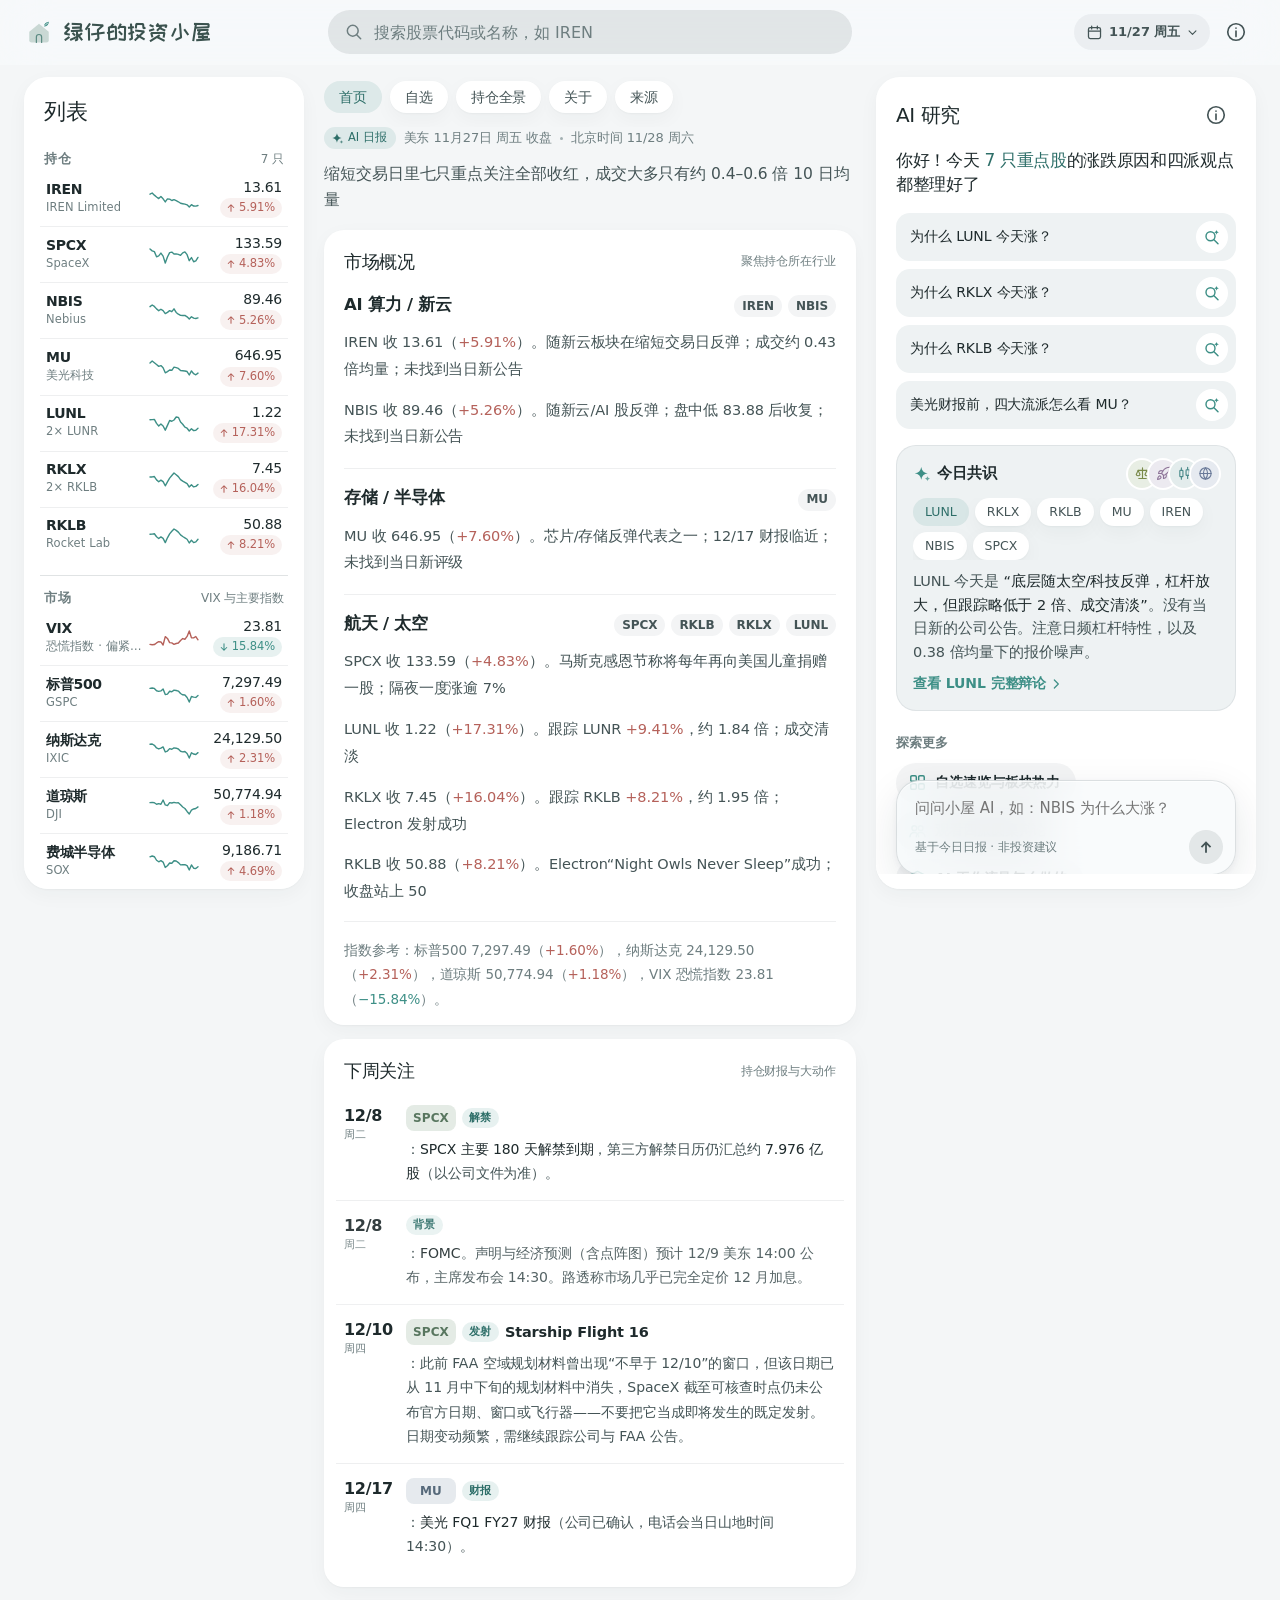
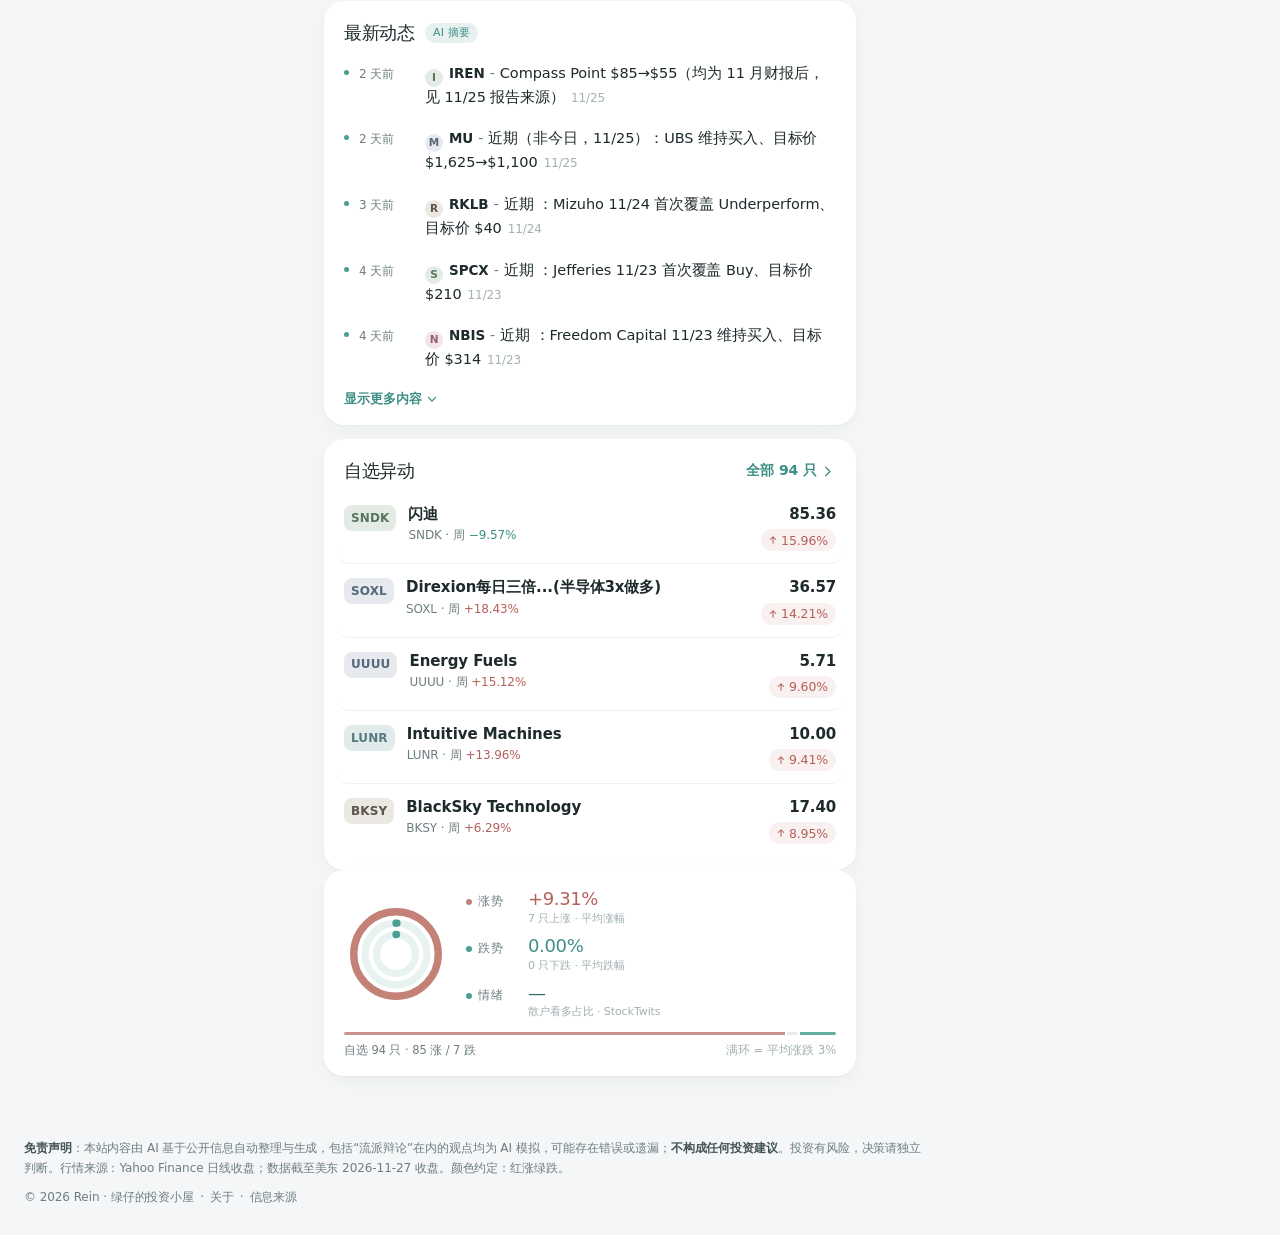
<file: index.html>
<!doctype html>
<html lang="zh-CN">
<head>
<meta charset="utf-8">
<meta name="viewport" content="width=device-width,initial-scale=1,viewport-fit=cover">
<title>绿仔的投资小屋 · 每日中文美股异动解读</title>
<meta name="description" content="AI Agent 每个交易日自动汇总美国媒体、公告、分析师评级与论坛情绪，用中文解读美股涨跌原因，并模拟价值/成长/技术/宏观四大流派辩论。">
<meta name="theme-color" media="(prefers-color-scheme: light)" content="#f4f6f7">
<meta name="theme-color" media="(prefers-color-scheme: dark)" content="#121618">
<meta name="color-scheme" content="light dark">
<meta name="apple-mobile-web-app-capable" content="yes">
<meta name="mobile-web-app-capable" content="yes">
<meta name="apple-mobile-web-app-status-bar-style" content="default">
<meta name="apple-mobile-web-app-title" content="投资小屋">
<meta property="og:title" content="绿仔的投资小屋">
<meta property="og:description" content="每天早上，用中文读懂美股为什么涨跌 · AI 多流派辩论">
<meta property="og:image" content="icons/og.png">
<link rel="manifest" href="manifest.webmanifest">
<link rel="icon" href="icons/favicon.ico?v=20261127" sizes="any">
<link rel="icon" href="icons/favicon.svg?v=20261127" type="image/svg+xml">
<link rel="icon" href="icons/favicon-32.png?v=20261127" sizes="32x32">
<link rel="apple-touch-icon" href="icons/apple-touch-icon.png?v=20261127">
<link rel="stylesheet" href="assets/app.css?v=holdings1">
</head>
<body>
<main id="app" aria-live="polite"></main>
<noscript><p style="padding:24px;color:#6e7e80">请启用 JavaScript 以查看绿仔的投资小屋。</p></noscript>
<script src="assets/app.js?v=holdings1" defer></script>
</body>
</html>
</file>
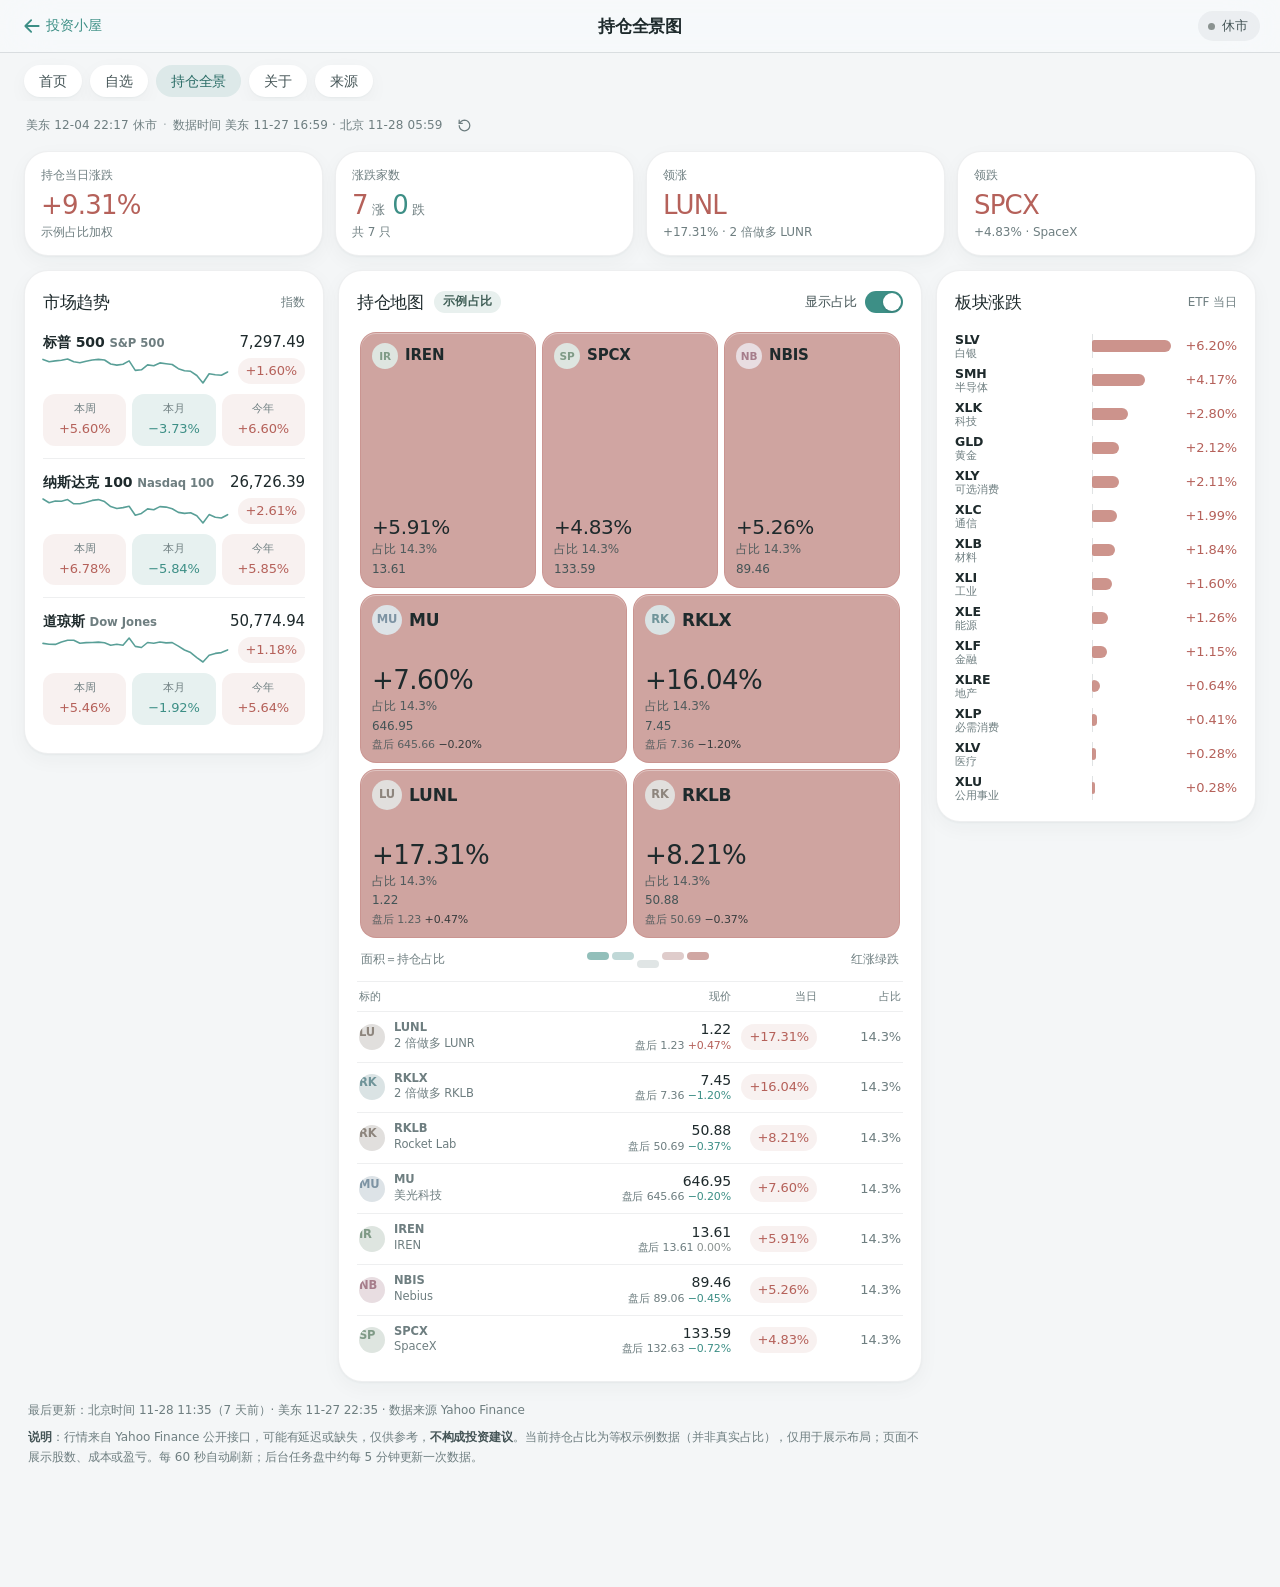
<file: panorama/index.html>
<!doctype html>
<html lang="zh-CN">
<head>
<meta charset="utf-8">
<meta name="viewport" content="width=device-width,initial-scale=1,viewport-fit=cover">
<title>持仓全景图 · 绿仔的投资小屋</title>
<meta name="description" content="重点关注标的的市场趋势、持仓地图与板块涨跌全景。行情来自 Yahoo Finance，自动刷新。">
<meta name="theme-color" media="(prefers-color-scheme: light)" content="#f4f6f7">
<meta name="theme-color" media="(prefers-color-scheme: dark)" content="#121618">
<meta name="color-scheme" content="light dark">
<meta name="apple-mobile-web-app-capable" content="yes">
<meta name="mobile-web-app-capable" content="yes">
<meta name="apple-mobile-web-app-status-bar-style" content="default">
<meta name="apple-mobile-web-app-title" content="持仓全景">
<link rel="manifest" href="../manifest.webmanifest">
<link rel="icon" href="../icons/favicon.ico?v=20261127" sizes="any">
<link rel="icon" href="../icons/favicon.svg?v=20261127" type="image/svg+xml">
<link rel="icon" href="../icons/favicon-32.png?v=20261127" sizes="32x32">
<link rel="apple-touch-icon" href="../icons/apple-touch-icon.png?v=20261127">
<link rel="stylesheet" href="../assets/app.css?v=fresh1">
<link rel="stylesheet" href="panorama.css">
</head>
<body class="pn">
<header class="pn-bar glass">
  <div class="pn-bar-in">
    <a class="pn-brand press" href="../" aria-label="返回首页">
      <svg class="ic" viewBox="0 0 24 24" fill="none" stroke="currentColor" stroke-width="2.2" stroke-linecap="round" stroke-linejoin="round" aria-hidden="true"><path d="M20 12H4.5M11 5l-7 7 7 7"/></svg>
      <span class="pn-brand-t">投资小屋</span>
    </a>
    <h1 class="pn-title">持仓全景图</h1>
    <div class="pn-bar-r"><span class="pn-status" id="status" aria-live="polite"><i></i><b>—</b></span></div>
  </div>
</header>

<nav class="tabs pn-tabs" aria-label="页面">
  <a href="../#/">首页</a><a href="../#/w">自选</a><a href="./" class="on" aria-current="page">持仓全景</a><a href="../#/about">关于</a><a href="../#/sources">来源</a>
</nav>

<main class="pn-main" id="main">
  <div class="pn-sub"><span id="clock">美东 —</span><span class="pn-dot">·</span><span id="dtime">数据时间 —</span><button class="pn-refresh press" id="refresh" type="button" aria-label="立即刷新"><svg class="ic" viewBox="0 0 24 24" fill="none" stroke="currentColor" stroke-width="2" stroke-linecap="round" stroke-linejoin="round"><path d="M3.5 12a8.5 8.5 0 108.5-8.5A9 9 0 005.7 6.3L3.5 8.5"/><path d="M3.5 3.5v5h5"/></svg></button></div>
  <div class="pn-warn" id="warn" hidden></div>

  <section class="pn-cards" id="cards" aria-label="概览"></section>

  <div class="pn-grid">
    <aside class="pn-card pn-market" aria-labelledby="h-market">
      <div class="pn-hd"><h2 id="h-market">市场趋势</h2><span class="pn-hint">指数</span></div>
      <div id="market"></div>
    </aside>

    <section class="pn-card pn-map" aria-labelledby="h-map">
      <div class="pn-hd">
        <h2 id="h-map">持仓地图</h2>
        <span class="pn-badge" id="badge" hidden title="占比为占位示例数据，并非真实持仓比例">示例占比</span>
        <label class="pn-sw press"><input type="checkbox" id="wtoggle" checked><span class="pn-sw-t">显示占比</span><span class="pn-sw-k" aria-hidden="true"></span></label>
      </div>
      <div class="pn-treemap" id="treemap" role="list" aria-label="持仓地图：面积代表占比，颜色代表当日涨跌"></div>
      <div class="pn-legend"><span>面积＝<em id="areaNote">占比</em></span><span class="pn-scale" aria-hidden="true"><i class="dn3"></i><i class="dn1"></i><i class="fl"></i><i class="up1"></i><i class="up3"></i></span><span>红涨绿跌</span></div>
      <div class="pn-table" id="holdlist"></div>
    </section>

    <aside class="pn-card pn-sectors" aria-labelledby="h-sec">
      <div class="pn-hd"><h2 id="h-sec">板块涨跌</h2><span class="pn-hint">ETF 当日</span></div>
      <div id="sectors"></div>
    </aside>
  </div>

  <footer class="pn-foot">
    <p id="footTime">—</p>
    <p><b>说明</b>：行情来自 Yahoo Finance 公开接口，可能有延迟或缺失，仅供参考，<b>不构成投资建议</b>。<span id="wnote">持仓占比仅以百分比示意；</span>页面不展示股数、成本或盈亏。每 60 秒自动刷新；后台任务盘中约每 5 分钟更新一次数据。</p>
  </footer>
</main>

<nav class="tabbar glass" aria-label="主导航">
  <a href="../#/" class="press"><svg class="ic" viewBox="0 0 24 24" fill="none" stroke="currentColor" stroke-width="1.8" stroke-linecap="round" stroke-linejoin="round" aria-hidden="true"><path d="M4 10.5L12 4l8 6.5V19a1.5 1.5 0 01-1.5 1.5H15V15h-6v5.5H5.5A1.5 1.5 0 014 19z"/></svg><span>首页</span></a>
  <a href="../#/w" class="press"><svg class="ic" viewBox="0 0 24 24" fill="none" stroke="currentColor" stroke-width="1.8" stroke-linecap="round" stroke-linejoin="round" aria-hidden="true"><rect x="3.5" y="3.5" width="7" height="7" rx="1.5"/><rect x="13.5" y="3.5" width="7" height="7" rx="1.5"/><rect x="3.5" y="13.5" width="7" height="7" rx="1.5"/><rect x="13.5" y="13.5" width="7" height="7" rx="1.5"/></svg><span>自选</span></a>
  <a href="./" class="press on" aria-current="page"><svg class="ic" viewBox="0 0 24 24" fill="none" stroke="currentColor" stroke-width="1.8" stroke-linecap="round" stroke-linejoin="round" aria-hidden="true"><rect x="3.5" y="3.5" width="9" height="17" rx="2"/><rect x="14.5" y="3.5" width="6" height="7.5" rx="2"/><rect x="14.5" y="13" width="6" height="7.5" rx="2"/></svg><span>全景</span></a>
  <a href="../#/about" class="press"><svg class="ic" viewBox="0 0 24 24" fill="none" stroke="currentColor" stroke-width="1.8" stroke-linecap="round" stroke-linejoin="round" aria-hidden="true"><circle cx="12" cy="12" r="9"/><path d="M12 11v6M12 7.6v.2"/></svg><span>关于</span></a>
  <a href="../#/sources" class="press"><svg class="ic" viewBox="0 0 24 24" fill="none" stroke="currentColor" stroke-width="1.8" stroke-linecap="round" stroke-linejoin="round" aria-hidden="true"><path d="M14 2.5H6.5a2 2 0 00-2 2v15a2 2 0 002 2h11a2 2 0 002-2V8z"/><path d="M14 2.5V8h5.5M8.5 13h7M8.5 17h4.5"/></svg><span>来源</span></a>
</nav>
<noscript><p style="padding:24px;color:#6e7e80">请启用 JavaScript 以查看持仓全景图。</p></noscript>
<script src="panorama.js" defer></script>
</body>
</html>
</file>
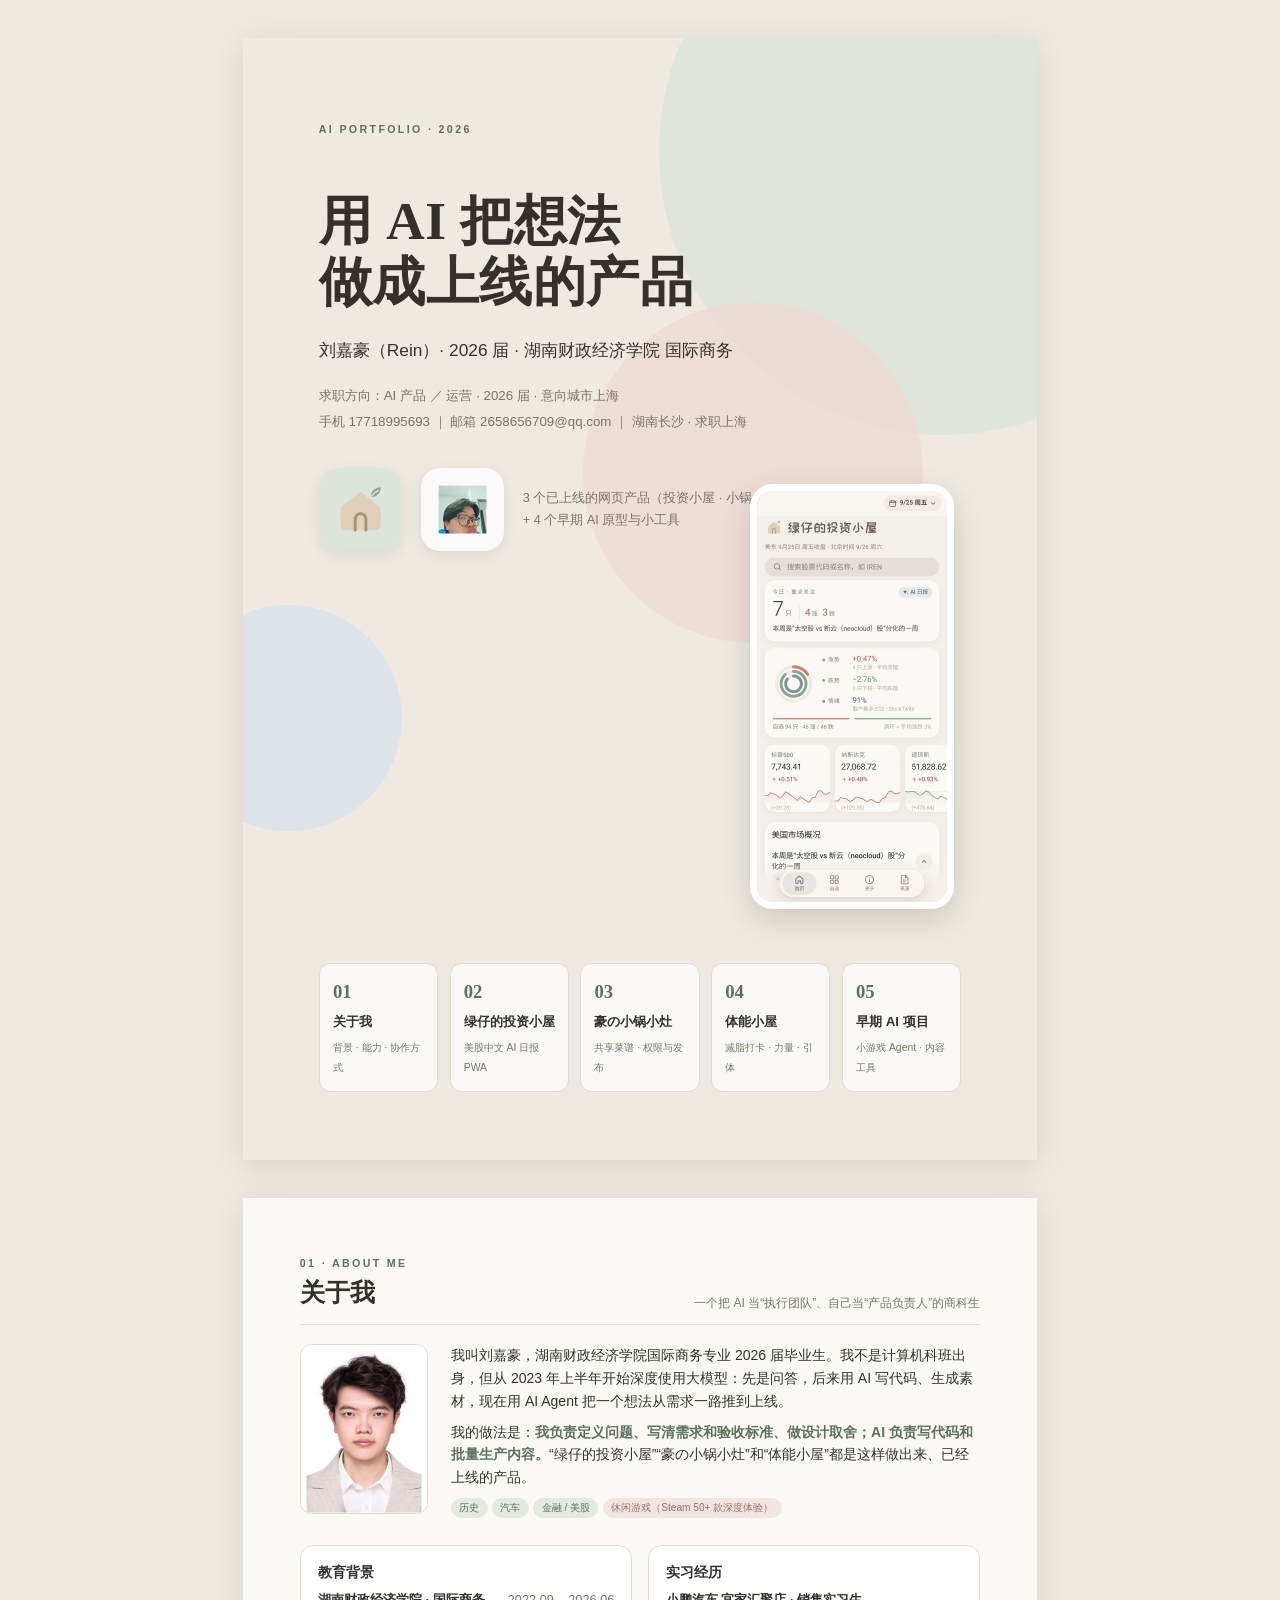
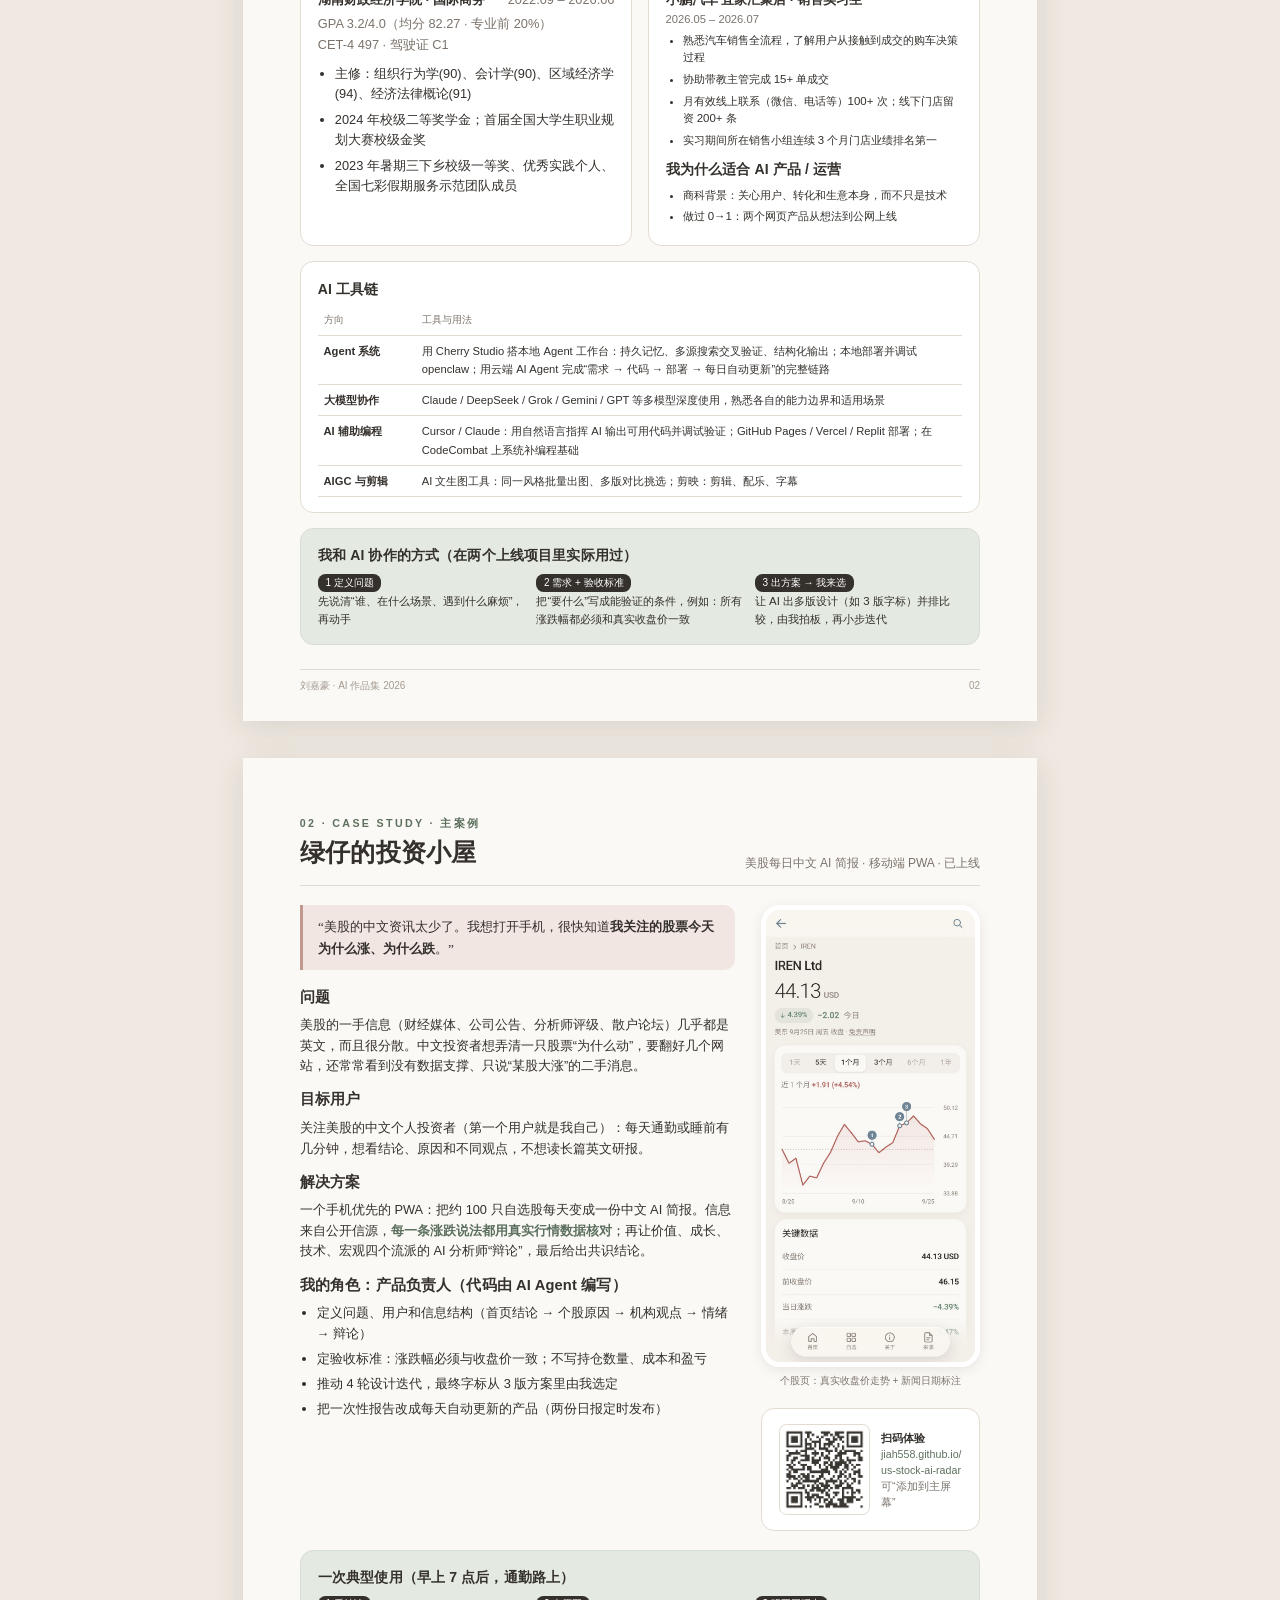
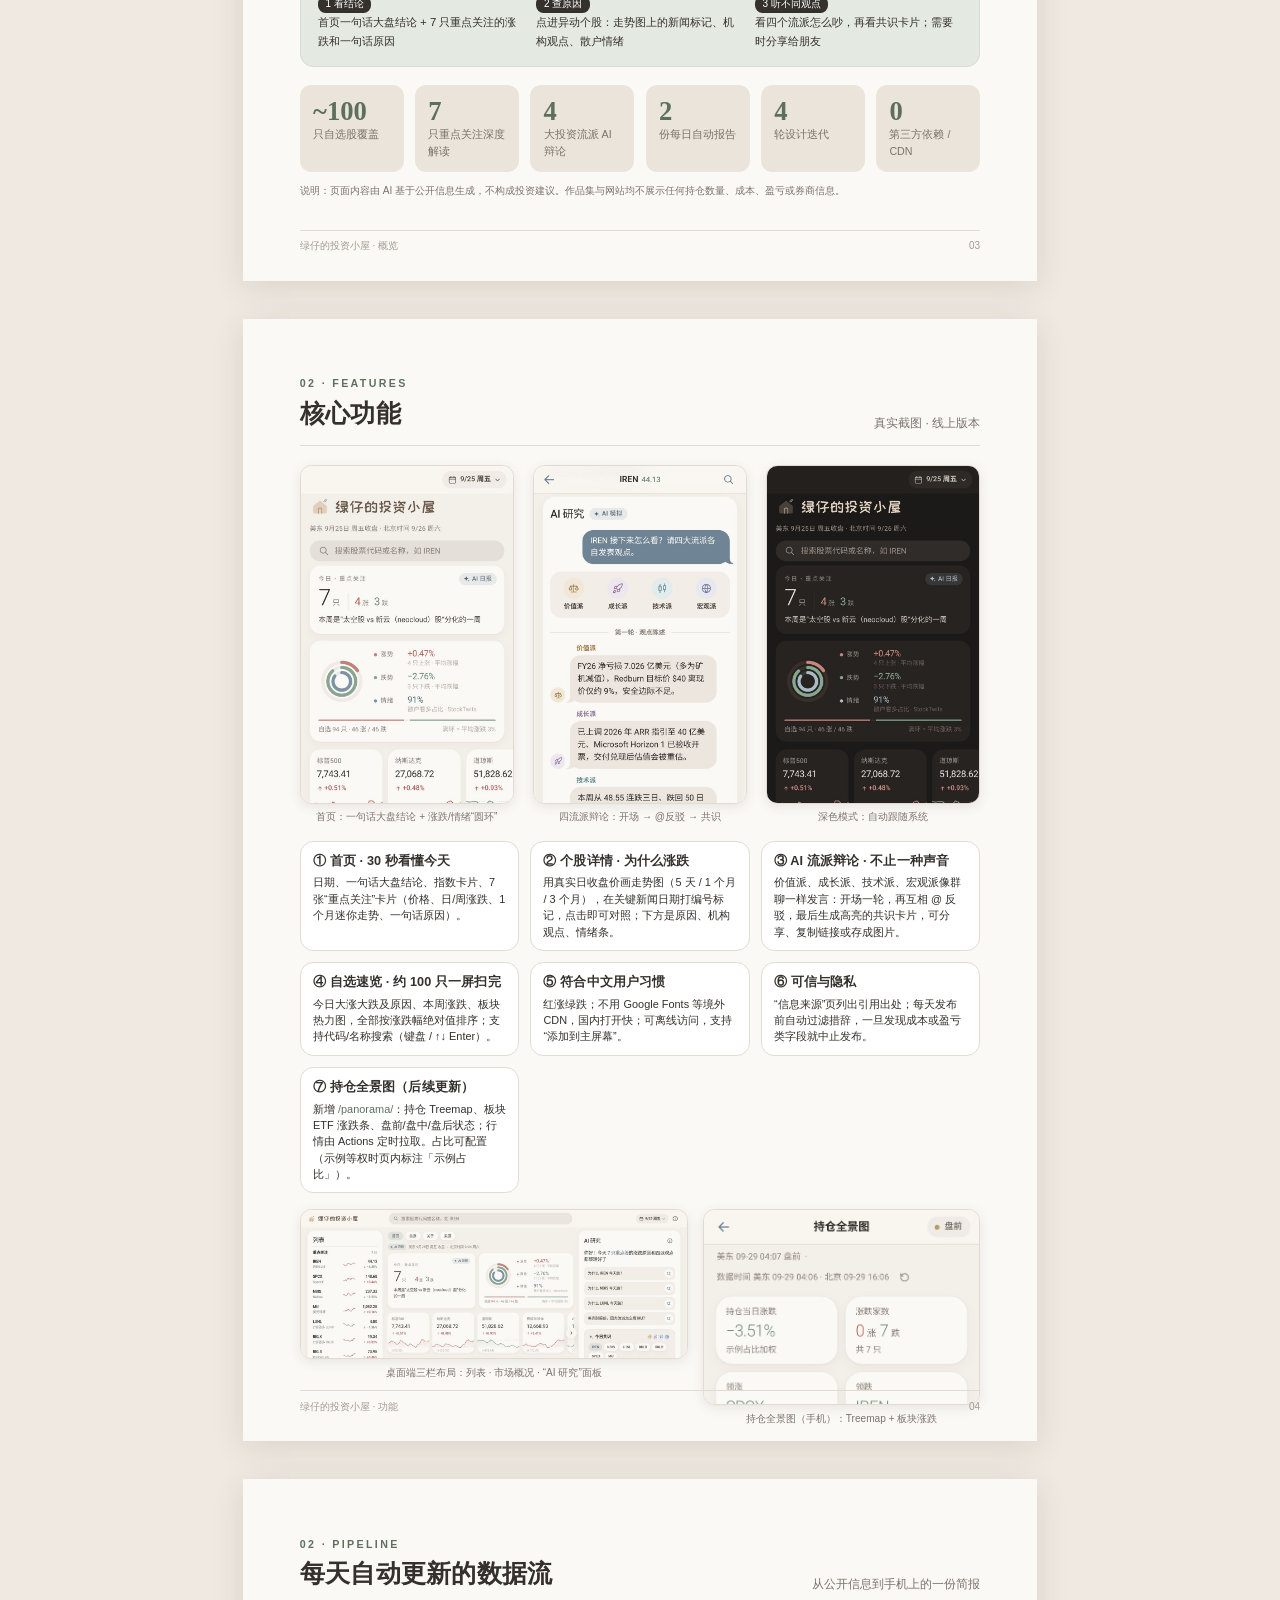
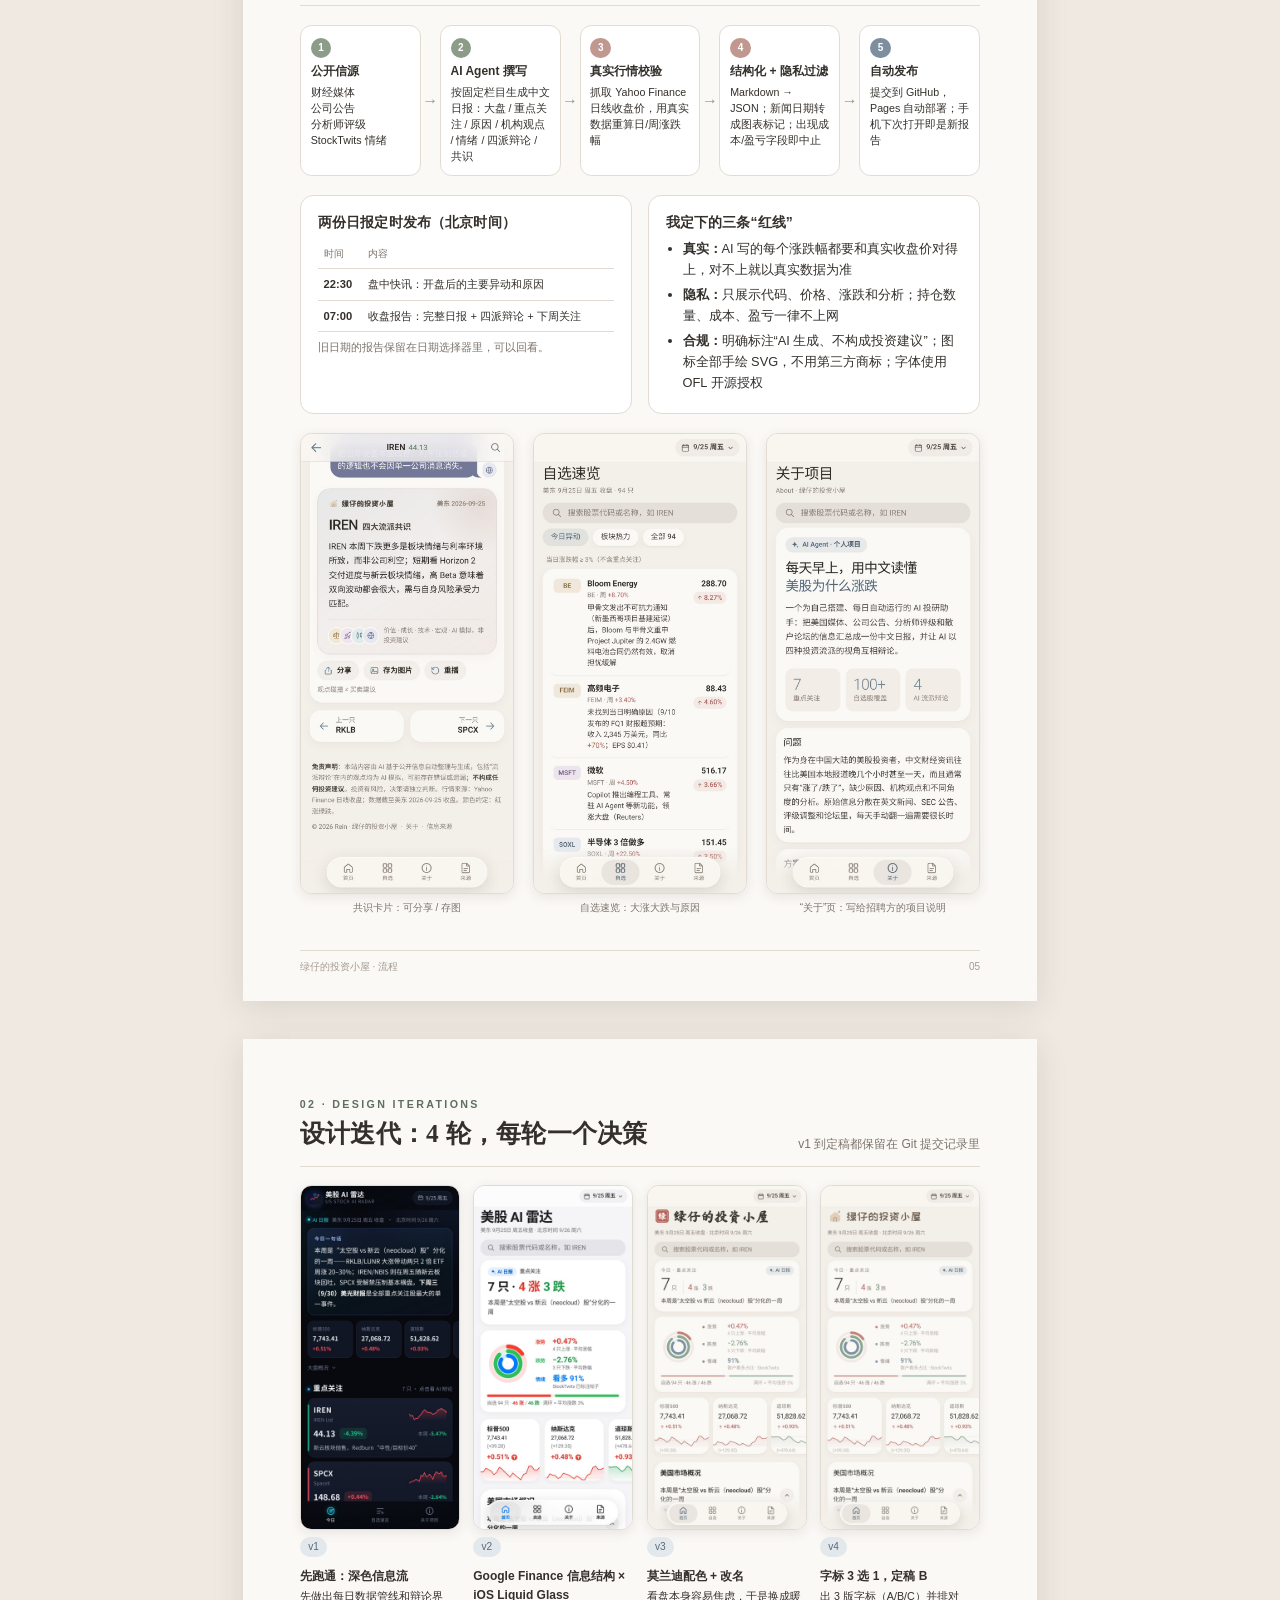
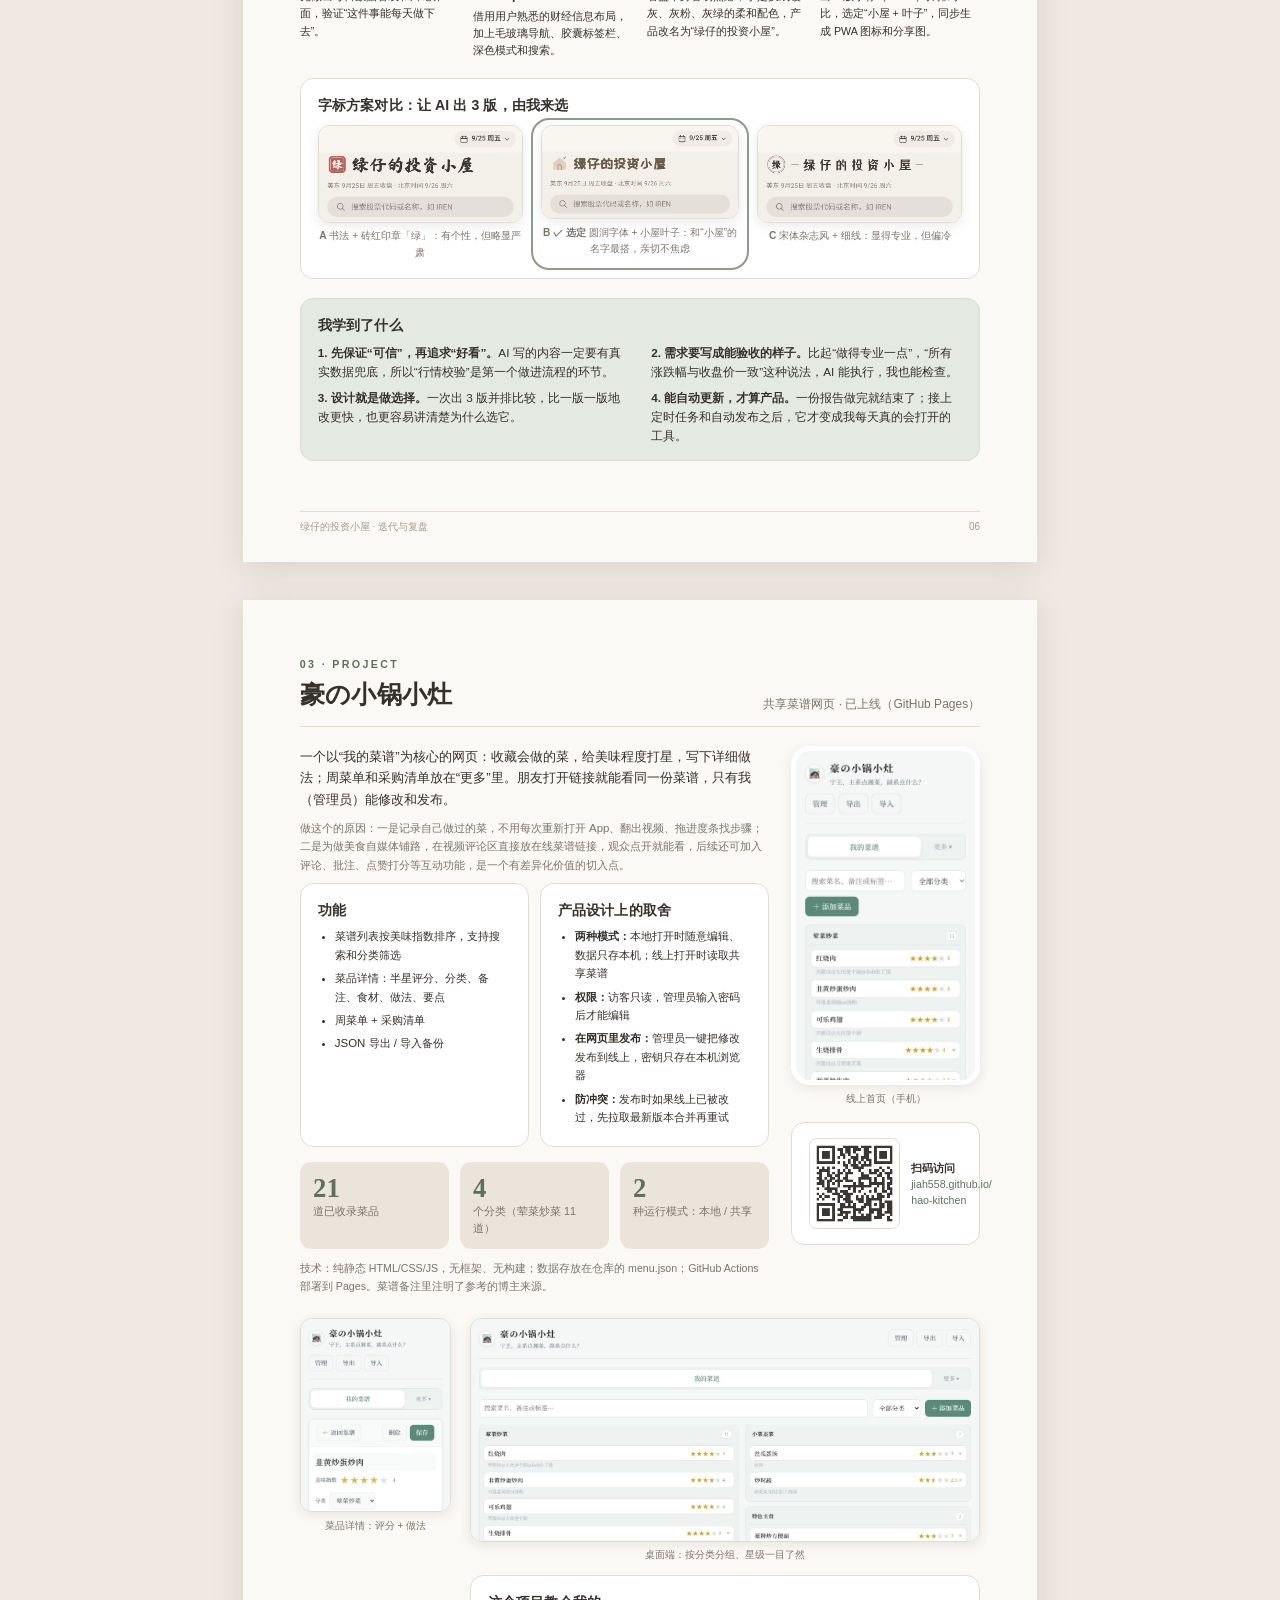
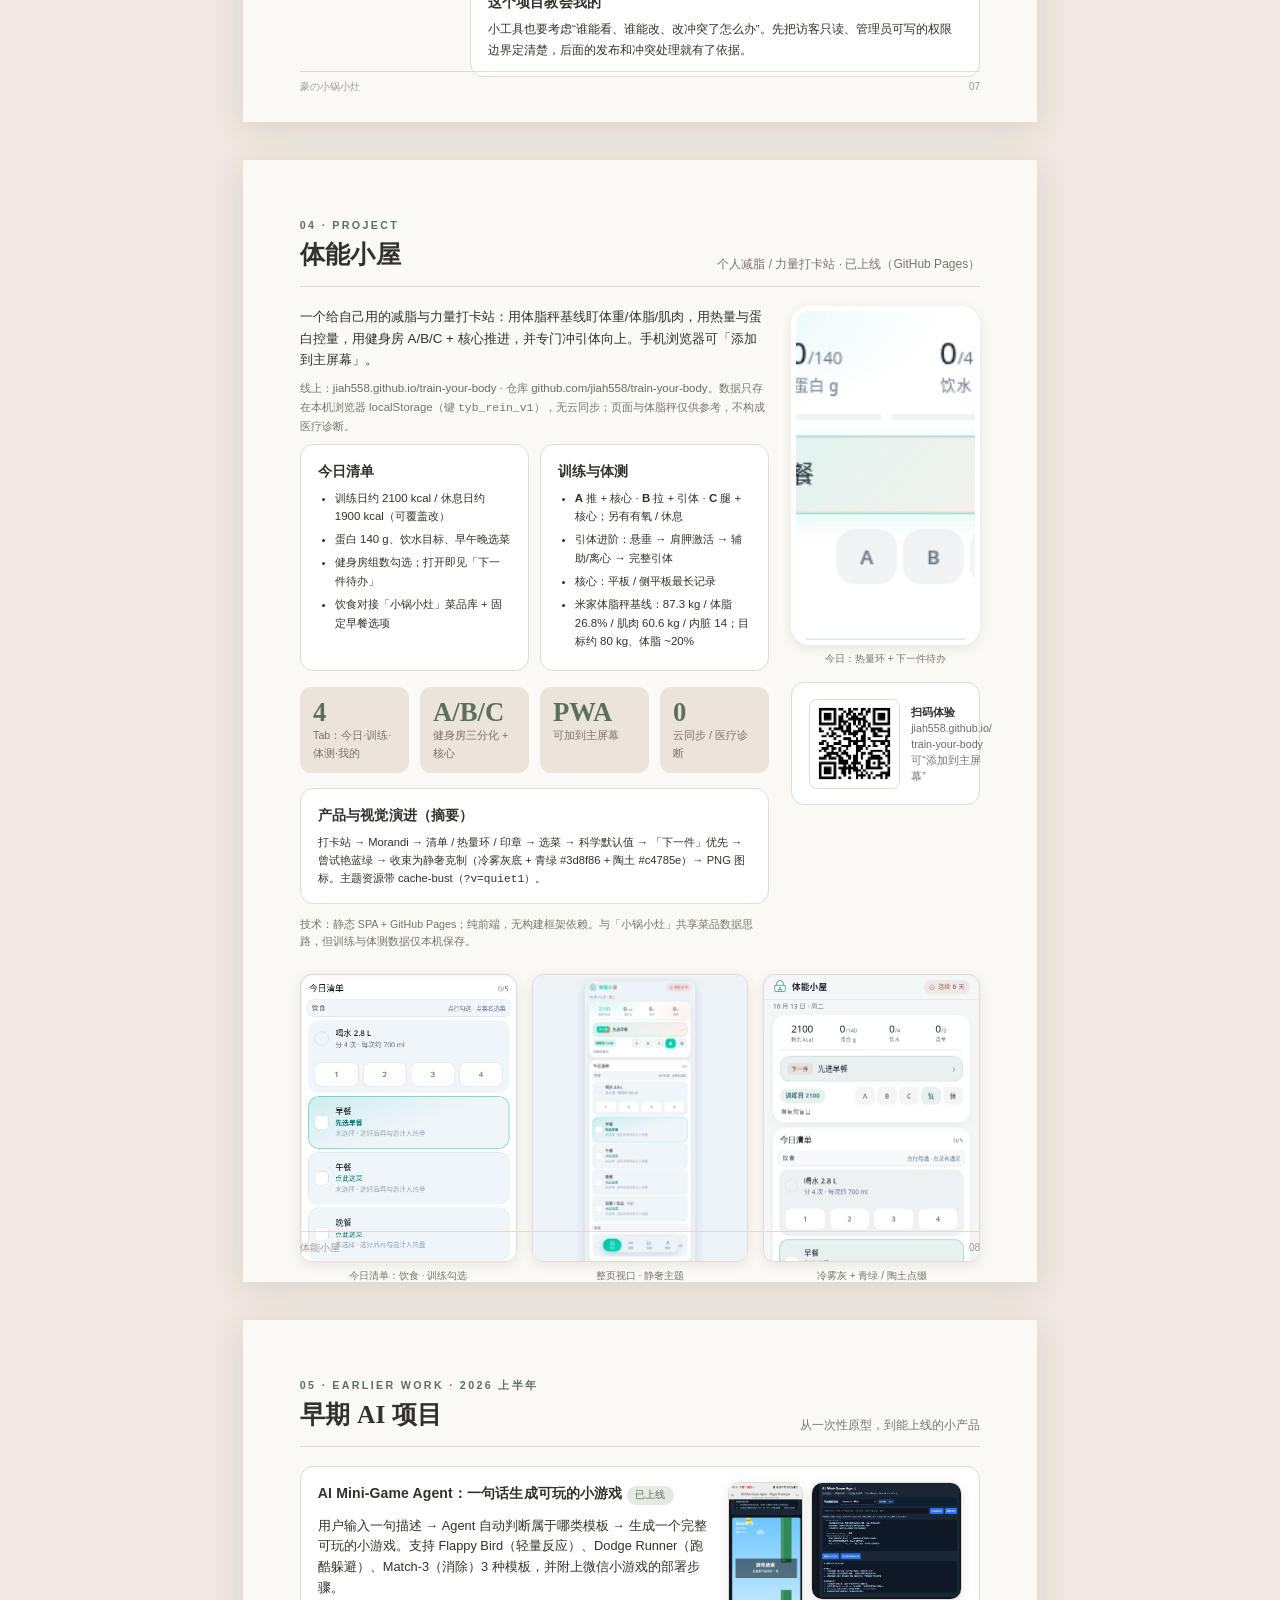
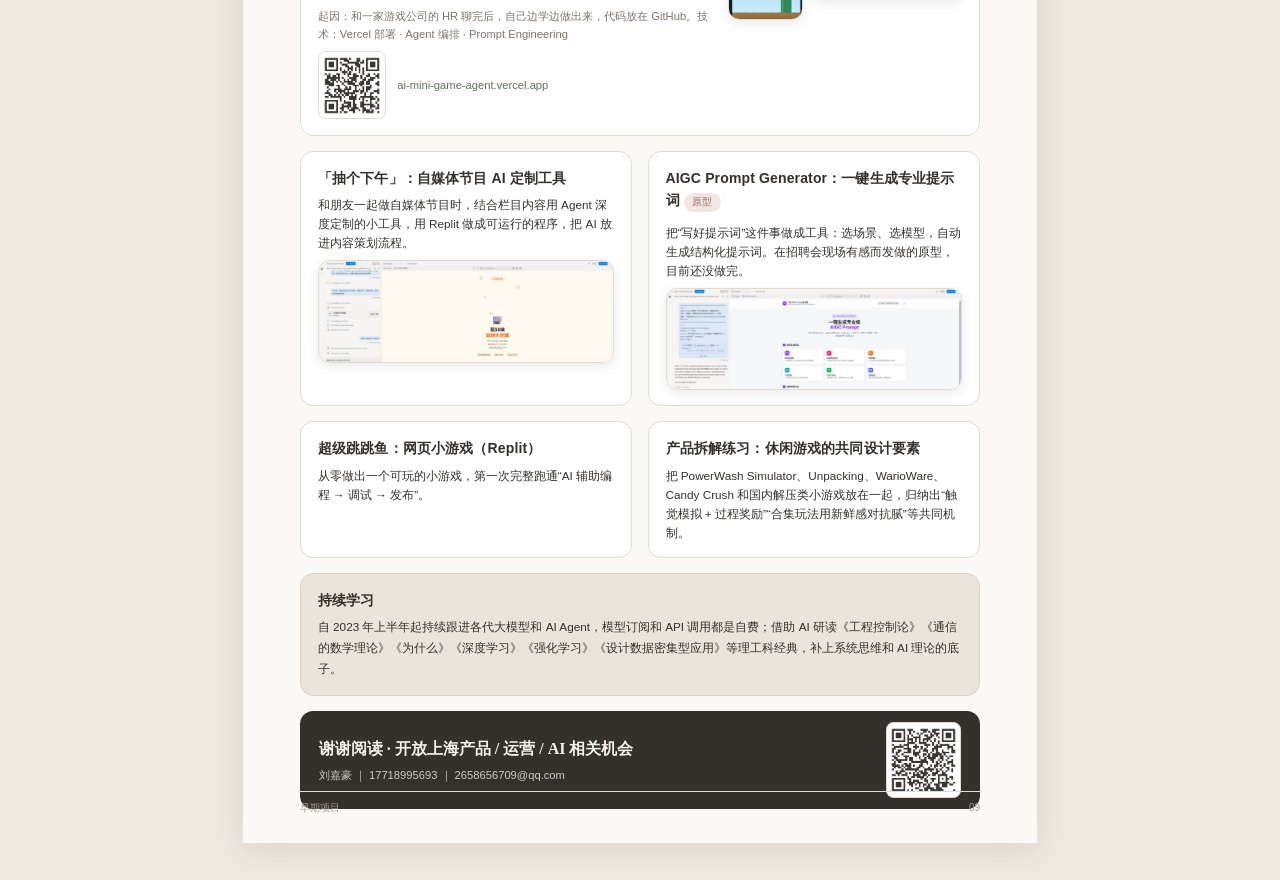
<file: portfolio/index.html>
<!doctype html>
<html lang="zh-CN">
<head>
<meta name="robots" content="noindex">
<meta charset="utf-8">
<meta name="viewport" content="width=device-width,initial-scale=1">
<title>刘嘉豪 · AI 作品集 2026</title>
<style>
:root{--bg:#efe9e1;--paper:#fbf9f6;--ink:#34302c;--muted:#7b736b;--faint:#a39a90;--sage:#8c9c88;--sage-d:#5d705e;--sage-l:#e4e9e1;--rose:#c09890;--rose-l:#f2e6e2;--blue:#7d8e9f;--blue-l:#e3e8ed;--sand:#ebe4da;--line:#e2dbd1}
@page{size:A4;margin:0}
*{box-sizing:border-box}
html,body{margin:0;padding:0}
body{font-family:'Noto Sans CJK SC','Noto Sans SC','PingFang SC','Microsoft YaHei',sans-serif;color:var(--ink);background:var(--bg);font-size:9.6pt;line-height:1.62;-webkit-print-color-adjust:exact;print-color-adjust:exact}
.page{width:210mm;height:297mm;margin:0 auto;padding:15mm 15mm 13mm;position:relative;overflow:hidden;background:var(--paper);page-break-after:always;break-after:page}
.page:last-child{page-break-after:auto;break-after:auto}
@media screen{.page{margin:10mm auto;box-shadow:0 6px 30px rgba(60,50,40,.12)}}
.serif{font-family:'Noto Serif CJK SC','Noto Serif SC','Songti SC',serif}
h1,h2,h3,h4{margin:0;font-weight:700;letter-spacing:.01em}
p{margin:0 0 2.2mm}
.kicker{font-size:8pt;letter-spacing:.22em;color:var(--sage-d);text-transform:uppercase;font-weight:600}
.ph{display:flex;align-items:flex-end;justify-content:space-between;border-bottom:1px solid var(--line);padding-bottom:3mm;margin-bottom:5mm}
.ph h2{font-size:19pt;font-family:'Noto Serif CJK SC',serif;font-weight:700}
.ph .sub{color:var(--muted);font-size:9pt}
.foot{position:absolute;left:15mm;right:15mm;bottom:7mm;display:flex;justify-content:space-between;font-size:7.5pt;color:var(--faint);border-top:1px solid var(--line);padding-top:2mm}
.tag{display:inline-block;font-size:7.6pt;padding:.4mm 2.2mm;border-radius:10mm;background:var(--sage-l);color:var(--sage-d);margin:0 1.2mm 1.2mm 0;font-weight:500}
.tag.rose{background:var(--rose-l);color:#9a6d64}.tag.blue{background:var(--blue-l);color:#586a7c}
.card{background:#fff;border:1px solid var(--line);border-radius:3.5mm;padding:4mm 4.5mm}
.card h4{font-size:10.5pt;margin-bottom:1.5mm}
.muted{color:var(--muted)}
.grid2{display:grid;grid-template-columns:1fr 1fr;gap:4mm}
.grid3{display:grid;grid-template-columns:1fr 1fr 1fr;gap:4mm}
ul{margin:0;padding-left:4.5mm}li{margin:0 0 1.2mm}
.shot{border-radius:3mm;border:1px solid var(--line);box-shadow:0 3px 12px rgba(60,50,40,.10);display:block;width:100%}
.cap{font-size:7.6pt;color:var(--muted);text-align:center;margin-top:1.5mm}
.crop{aspect-ratio:1170/1850;object-fit:cover;object-position:top}
.card.sm{padding:2.6mm 3.2mm;font-size:8.2pt;line-height:1.5}.card.sm h4{font-size:9.5pt;margin-bottom:1mm}
.num{font-family:'Noto Serif CJK SC',serif;font-size:20pt;font-weight:700;color:var(--sage-d);line-height:1.1}
.stat{background:var(--sand);border-radius:3mm;padding:3mm 3.5mm}
.stat .l{font-size:8pt;color:var(--muted)}
.hl{color:var(--sage-d);font-weight:700}
.pending{color:#a25b4f;font-weight:600}
/* cover */
.cover{background:var(--bg);padding:0}
.cover .inner{position:absolute;inset:0;padding:22mm 20mm}
.cover .blob{position:absolute;border-radius:50%;filter:blur(0)}
.cover h1{font-family:'Noto Serif CJK SC',serif;font-size:40pt;line-height:1.15;margin-top:14mm}
.cover .role{font-size:13pt;margin-top:6mm;color:var(--ink)}
.cover .meta{margin-top:5mm;color:var(--muted);font-size:10pt;line-height:1.9}
.toc{position:absolute;left:20mm;right:20mm;bottom:18mm;display:grid;grid-template-columns:repeat(5,1fr);gap:3mm}
.toc .t{background:rgba(255,255,255,.7);border:1px solid var(--line);border-radius:3mm;padding:3.5mm}
.toc .t b{display:block;font-size:10pt;margin:1mm 0}
.toc .t span{font-size:7.8pt;color:var(--muted)}
.toc .n{font-family:'Noto Serif CJK SC',serif;color:var(--sage-d);font-size:14pt;font-weight:700}
/* pipeline */
.pipe{display:flex;align-items:stretch;gap:0;margin:2mm 0 1mm}
.pipe .st{flex:1;background:#fff;border:1px solid var(--line);border-radius:3mm;padding:3mm 2.6mm;font-size:8pt;line-height:1.5;position:relative}
.pipe .st b{display:block;font-size:9pt;margin-bottom:1mm;color:var(--ink)}
.pipe .st .i{display:inline-block;width:5.5mm;height:5.5mm;border-radius:50%;background:var(--sage);color:#fff;font-size:7.5pt;text-align:center;line-height:5.5mm;margin-bottom:1mm;font-weight:700}
.pipe .ar{width:5mm;display:flex;align-items:center;justify-content:center;color:var(--sage);font-size:12pt}
.st.rose .i{background:var(--rose)}.st.blue .i{background:var(--blue)}
.iter{display:grid;grid-template-columns:repeat(4,1fr);gap:3.5mm}
.iter .v{font-size:8pt}
.iter .v b{display:block;font-size:9pt;margin:1.5mm 0 .5mm}
.step{display:inline-block;background:var(--ink);color:#fff;border-radius:2mm;font-size:7.5pt;padding:.2mm 2mm}
.quote{border-left:3px solid var(--rose);background:var(--rose-l);padding:3mm 4mm;border-radius:0 3mm 3mm 0;font-size:10pt}
.qr{width:24mm;height:24mm;border-radius:2mm;border:1px solid var(--line);background:#fff;padding:1mm}
a{color:var(--sage-d);text-decoration:none}
table.t{width:100%;border-collapse:collapse;font-size:8.4pt}
table.t td,table.t th{border-bottom:1px solid var(--line);padding:1.6mm 1.5mm;text-align:left;vertical-align:top}
table.t th{color:var(--muted);font-weight:500;font-size:7.8pt}
</style>
</head>
<body>

<!-- ============ 1 COVER ============ -->
<section class="page cover">
  <div class="blob" style="width:150mm;height:150mm;right:-50mm;top:-45mm;background:#dfe5db"></div>
  <div class="blob" style="width:90mm;height:90mm;right:30mm;top:70mm;background:#efdcd6;opacity:.8"></div>
  <div class="blob" style="width:60mm;height:60mm;left:-18mm;top:150mm;background:#dde3ea;opacity:.9"></div>
  <div class="inner">
    <div class="kicker">AI Portfolio · 2026</div>
    <h1>用 AI 把想法<br>做成上线的产品</h1>
    <div class="role">刘嘉豪（Rein）· 2026 届 · 湖南财政经济学院 国际商务</div>
    <div class="meta">
      求职方向：AI 产品 ／ 运营 · 2026 届 · 意向城市上海<br>
      手机 17718995693 ｜ 邮箱 2658656709@qq.com ｜ 湖南长沙 · 求职上海
    </div>
    <div style="margin-top:9mm;display:flex;gap:5mm;align-items:center">
      <img src="assets/icon-512.png" style="width:22mm;height:22mm;border-radius:5mm;box-shadow:0 4px 14px rgba(0,0,0,.08)">
      <img src="assets/hk-logo.png" style="width:22mm;height:22mm;border-radius:5mm;box-shadow:0 4px 14px rgba(0,0,0,.08);background:#fff;object-fit:cover">
      <div style="font-size:9.5pt;color:var(--muted);line-height:1.7">3 个已上线的网页产品（投资小屋 · 小锅小灶 · 体能小屋）<br>+ 4 个早期 AI 原型与小工具</div>
    </div>
    <div style="position:absolute;right:22mm;top:118mm;width:54mm">
      <img class="shot" src="assets/live-final-mobile-home.jpg" style="border-radius:6mm;border:2mm solid #fff;box-shadow:0 10px 30px rgba(60,50,40,.18)">
    </div>
    <div class="toc">
      <div class="t"><div class="n">01</div><b>关于我</b><span>背景 · 能力 · 协作方式</span></div>
      <div class="t"><div class="n">02</div><b>绿仔的投资小屋</b><span>美股中文 AI 日报 PWA</span></div>
      <div class="t"><div class="n">03</div><b>豪の小锅小灶</b><span>共享菜谱 · 权限与发布</span></div>
      <div class="t"><div class="n">04</div><b>体能小屋</b><span>减脂打卡 · 力量 · 引体</span></div>
      <div class="t"><div class="n">05</div><b>早期 AI 项目</b><span>小游戏 Agent · 内容工具</span></div>
    </div>
  </div>
</section>

<!-- ============ 2 ABOUT ============ -->
<section class="page">
  <div class="ph"><div><div class="kicker">01 · About me</div><h2>关于我</h2></div><div class="sub">一个把 AI 当“执行团队”、自己当“产品负责人”的商科生</div></div>
  <div style="display:grid;grid-template-columns:34mm 1fr;gap:6mm;align-items:start">
    <img src="assets/photo.jpg" style="width:34mm;border-radius:3mm;border:1px solid var(--line)">
    <div>
      <p style="font-size:10.5pt">我叫刘嘉豪，湖南财政经济学院国际商务专业 2026 届毕业生。我不是计算机科班出身，但从 2023 年上半年开始深度使用大模型：先是问答，后来用 AI 写代码、生成素材，现在用 AI Agent 把一个想法从需求一路推到上线。</p>
      <p style="font-size:10.5pt">我的做法是：<span class="hl">我负责定义问题、写清需求和验收标准、做设计取舍；AI 负责写代码和批量生产内容。</span>“绿仔的投资小屋”“豪の小锅小灶”和“体能小屋”都是这样做出来、已经上线的产品。</p>
      <div style="margin-top:2mm"><span class="tag">历史</span><span class="tag">汽车</span><span class="tag">金融 / 美股</span><span class="tag rose">休闲游戏（Steam 50+ 款深度体验）</span></div>
    </div>
  </div>

  <div class="grid2" style="margin-top:6mm">
    <div class="card">
      <h4>教育背景</h4>
      <div style="display:flex;justify-content:space-between"><b>湖南财政经济学院 · 国际商务</b><span class="muted">2022.09 – 2026.06</span></div>
      <p class="muted" style="margin-top:1mm">GPA 3.2/4.0（均分 82.27 · 专业前 20%）<br>CET-4 497 · 驾驶证 C1</p>
      <ul>
        <li>主修：组织行为学(90)、会计学(90)、区域经济学(94)、经济法律概论(91)</li>
        <li>2024 年校级二等奖学金；首届全国大学生职业规划大赛校级金奖</li>
        <li>2023 年暑期三下乡校级一等奖、优秀实践个人、全国七彩假期服务示范团队成员</li>
      </ul>
    </div>
    <div class="card">
      <h4>实习经历</h4>
      <div><b>小鹏汽车 宜家汇聚店 · 销售实习生</b></div><div class="muted" style="font-size:8.4pt">2026.05 – 2026.07</div>
      <ul style="margin-top:1mm;font-size:8.6pt;line-height:1.5">
        <li>熟悉汽车销售全流程，了解用户从接触到成交的购车决策过程</li>
        <li>协助带教主管完成 15+ 单成交</li>
        <li>月有效线上联系（微信、电话等）100+ 次；线下门店留资 200+ 条</li>
        <li>实习期间所在销售小组连续 3 个月门店业绩排名第一</li>
      </ul>
      <h4 style="margin-top:2.5mm">我为什么适合 AI 产品 / 运营</h4>
      <ul style="font-size:8.6pt;line-height:1.5">
        <li>商科背景：关心用户、转化和生意本身，而不只是技术</li>
        <li>做过 0→1：两个网页产品从想法到公网上线</li>
      </ul>
    </div>
  </div>

  <div class="card" style="margin-top:4mm">
    <h4>AI 工具链</h4>
    <table class="t">
      <tr><th style="width:26mm">方向</th><th>工具与用法</th></tr>
      <tr><td><b>Agent 系统</b></td><td>用 Cherry Studio 搭本地 Agent 工作台：持久记忆、多源搜索交叉验证、结构化输出；本地部署并调试 openclaw；用云端 AI Agent 完成“需求 → 代码 → 部署 → 每日自动更新”的完整链路</td></tr>
      <tr><td><b>大模型协作</b></td><td>Claude / DeepSeek / Grok / Gemini / GPT 等多模型深度使用，熟悉各自的能力边界和适用场景</td></tr>
      <tr><td><b>AI 辅助编程</b></td><td>Cursor / Claude：用自然语言指挥 AI 输出可用代码并调试验证；GitHub Pages / Vercel / Replit 部署；在 CodeCombat 上系统补编程基础</td></tr>
      <tr><td><b>AIGC 与剪辑</b></td><td>AI 文生图工具：同一风格批量出图、多版对比挑选；剪映：剪辑、配乐、字幕</td></tr>
    </table>
  </div>

  <div class="card" style="margin-top:4mm;background:var(--sage-l);border-color:#d6ddd2">
    <h4>我和 AI 协作的方式（在两个上线项目里实际用过）</h4>
    <div class="grid3" style="gap:3mm;font-size:8.6pt">
      <div><span class="step">1 定义问题</span><br>先说清“谁、在什么场景、遇到什么麻烦”，再动手</div>
      <div><span class="step">2 需求 + 验收标准</span><br>把“要什么”写成能验证的条件，例如：所有涨跌幅都必须和真实收盘价一致</div>
      <div><span class="step">3 出方案 → 我来选</span><br>让 AI 出多版设计（如 3 版字标）并排比较，由我拍板，再小步迭代</div>
    </div>
  </div>
  <div class="foot"><span>刘嘉豪 · AI 作品集 2026</span><span>02</span></div>
</section>

<!-- ============ 3 INVEST: OVERVIEW ============ -->
<section class="page">
  <div class="ph"><div><div class="kicker">02 · Case study · 主案例</div><h2>绿仔的投资小屋</h2></div><div class="sub">美股每日中文 AI 简报 · 移动端 PWA · 已上线</div></div>
  <div style="display:grid;grid-template-columns:1fr 58mm;gap:7mm">
    <div>
      <div class="quote serif">“美股的中文资讯太少了。我想打开手机，很快知道<b>我关注的股票今天为什么涨、为什么跌</b>。”</div>
      <div style="margin-top:4mm">
        <h4 style="font-size:11pt;margin-bottom:1.5mm">问题</h4>
        <p>美股的一手信息（财经媒体、公司公告、分析师评级、散户论坛）几乎都是英文，而且很分散。中文投资者想弄清一只股票“为什么动”，要翻好几个网站，还常常看到没有数据支撑、只说“某股大涨”的二手消息。</p>
        <h4 style="font-size:11pt;margin:3mm 0 1.5mm">目标用户</h4>
        <p>关注美股的中文个人投资者（第一个用户就是我自己）：每天通勤或睡前有几分钟，想看结论、原因和不同观点，不想读长篇英文研报。</p>
        <h4 style="font-size:11pt;margin:3mm 0 1.5mm">解决方案</h4>
        <p>一个手机优先的 PWA：把约 100 只自选股每天变成一份中文 AI 简报。信息来自公开信源，<span class="hl">每一条涨跌说法都用真实行情数据核对</span>；再让价值、成长、技术、宏观四个流派的 AI 分析师“辩论”，最后给出共识结论。</p>
        <h4 style="font-size:11pt;margin:3mm 0 1.5mm">我的角色：产品负责人（代码由 AI Agent 编写）</h4>
        <ul>
          <li>定义问题、用户和信息结构（首页结论 → 个股原因 → 机构观点 → 情绪 → 辩论）</li>
          <li>定验收标准：涨跌幅必须与收盘价一致；不写持仓数量、成本和盈亏</li>
          <li>推动 4 轮设计迭代，最终字标从 3 版方案里由我选定</li>
          <li>把一次性报告改成每天自动更新的产品（两份日报定时发布）</li>
        </ul>
      </div>
    </div>
    <div>
      <img class="shot" src="assets/live-final-mobile-IREN.jpg" style="border-radius:5mm;border:1.5mm solid #fff">
      <div class="cap">个股页：真实收盘价走势 + 新闻日期标注</div>
      <div style="display:flex;gap:3mm;align-items:center;margin-top:5mm" class="card">
        <img class="qr" src="assets/qr-invest.png">
        <div style="font-size:8pt;line-height:1.5"><b>扫码体验</b><br><a href="https://jiah558.github.io/us-stock-ai-radar/">jiah558.github.io/<br>us-stock-ai-radar</a><br><span class="muted">可“添加到主屏幕”</span></div>
      </div>
    </div>
  </div>
  <div class="card" style="margin-top:5mm;background:var(--sage-l);border-color:#d6ddd2">
    <h4>一次典型使用（早上 7 点后，通勤路上）</h4>
    <div class="grid3" style="gap:3mm;font-size:8.6pt">
      <div><span class="step">1 看结论</span><br>首页一句话大盘结论 + 7 只重点关注的涨跌和一句话原因</div>
      <div><span class="step">2 查原因</span><br>点进异动个股：走势图上的新闻标记、机构观点、散户情绪</div>
      <div><span class="step">3 听不同观点</span><br>看四个流派怎么吵，再看共识卡片；需要时分享给朋友</div>
    </div>
  </div>
  <div style="display:grid;grid-template-columns:repeat(6,1fr);gap:3mm;margin-top:5mm">
    <div class="stat"><div class="num">~100</div><div class="l">只自选股覆盖</div></div>
    <div class="stat"><div class="num">7</div><div class="l">只重点关注深度解读</div></div>
    <div class="stat"><div class="num">4</div><div class="l">大投资流派 AI 辩论</div></div>
    <div class="stat"><div class="num">2</div><div class="l">份每日自动报告</div></div>
    <div class="stat"><div class="num">4</div><div class="l">轮设计迭代</div></div>
    <div class="stat"><div class="num">0</div><div class="l">第三方依赖 / CDN</div></div>
  </div>
  <p class="muted" style="font-size:7.6pt;margin-top:3mm">说明：页面内容由 AI 基于公开信息生成，不构成投资建议。作品集与网站均不展示任何持仓数量、成本、盈亏或券商信息。</p>
  <div class="foot"><span>绿仔的投资小屋 · 概览</span><span>03</span></div>
</section>

<!-- ============ 4 INVEST: FEATURES ============ -->
<section class="page">
  <div class="ph"><div><div class="kicker">02 · Features</div><h2>核心功能</h2></div><div class="sub">真实截图 · 线上版本</div></div>
  <div class="grid3" style="gap:5mm">
    <div><img class="shot crop" src="assets/live-final-mobile-home.jpg"><div class="cap">首页：一句话大盘结论 + 涨跌/情绪“圆环”</div></div>
    <div><img class="shot crop" src="assets/03-stock-IREN-debate.jpg"><div class="cap">四流派辩论：开场 → @反驳 → 共识</div></div>
    <div><img class="shot crop" src="assets/live-final-mobile-dark.jpg"><div class="cap">深色模式：自动跟随系统</div></div>
  </div>
  <div class="grid3" style="margin-top:4mm;gap:3mm">
    <div class="card sm"><h4>① 首页 · 30 秒看懂今天</h4>日期、一句话大盘结论、指数卡片、7 张“重点关注”卡片（价格、日/周涨跌、1 个月迷你走势、一句话原因）。</div>
    <div class="card sm"><h4>② 个股详情 · 为什么涨跌</h4>用真实日收盘价画走势图（5 天 / 1 个月 / 3 个月），在关键新闻日期打编号标记，点击即可对照；下方是原因、机构观点、情绪条。</div>
    <div class="card sm"><h4>③ AI 流派辩论 · 不止一种声音</h4>价值派、成长派、技术派、宏观派像群聊一样发言：开场一轮，再互相 @ 反驳，最后生成高亮的共识卡片，可分享、复制链接或存成图片。</div>
    <div class="card sm"><h4>④ 自选速览 · 约 100 只一屏扫完</h4>今日大涨大跌及原因、本周涨跌、板块热力图，全部按涨跌幅绝对值排序；支持代码/名称搜索（键盘 / ↑↓ Enter）。</div>
    <div class="card sm"><h4>⑤ 符合中文用户习惯</h4>红涨绿跌；不用 Google Fonts 等境外 CDN，国内打开快；可离线访问，支持“添加到主屏幕”。</div>
    <div class="card sm"><h4>⑥ 可信与隐私</h4>“信息来源”页列出引用出处；每天发布前自动过滤措辞，一旦发现成本或盈亏类字段就中止发布。</div>
    <div class="card sm"><h4>⑦ 持仓全景图（后续更新）</h4>新增 <a href="https://jiah558.github.io/us-stock-ai-radar/panorama/">/panorama/</a>：持仓 Treemap、板块 ETF 涨跌条、盘前/盘中/盘后状态；行情由 Actions 定时拉取。占比可配置（示例等权时页内标注「示例占比」）。</div>
  </div>
  <div style="margin-top:4mm;display:grid;grid-template-columns:1.4fr 1fr;gap:4mm;align-items:start">
    <div><img class="shot" src="assets/live-final-desktop-home.jpg" style="aspect-ratio:1440/560;object-fit:cover;object-position:top"><div class="cap">桌面端三栏布局：列表 · 市场概况 · “AI 研究”面板</div></div>
    <div><img class="shot" src="assets/live-panorama-mobile.png" style="aspect-ratio:390/700;object-fit:cover;object-position:top;max-height:52mm;margin:0 auto"><div class="cap">持仓全景图（手机）：Treemap + 板块涨跌</div></div>
  </div>
  <div class="foot"><span>绿仔的投资小屋 · 功能</span><span>04</span></div>
</section>

<!-- ============ 5 INVEST: PIPELINE ============ -->
<section class="page">
  <div class="ph"><div><div class="kicker">02 · Pipeline</div><h2>每天自动更新的数据流</h2></div><div class="sub">从公开信息到手机上的一份简报</div></div>
  <div class="pipe">
    <div class="st"><span class="i">1</span><b>公开信源</b>财经媒体<br>公司公告<br>分析师评级<br>StockTwits 情绪</div>
    <div class="ar">→</div>
    <div class="st"><span class="i">2</span><b>AI Agent 撰写</b>按固定栏目生成中文日报：大盘 / 重点关注 / 原因 / 机构观点 / 情绪 / 四派辩论 / 共识</div>
    <div class="ar">→</div>
    <div class="st rose"><span class="i">3</span><b>真实行情校验</b>抓取 Yahoo Finance 日线收盘价，用真实数据重算日/周涨跌幅</div>
    <div class="ar">→</div>
    <div class="st rose"><span class="i">4</span><b>结构化 + 隐私过滤</b>Markdown → JSON；新闻日期转成图表标记；出现成本/盈亏字段即中止</div>
    <div class="ar">→</div>
    <div class="st blue"><span class="i">5</span><b>自动发布</b>提交到 GitHub，Pages 自动部署；手机下次打开即是新报告</div>
  </div>
  <div class="grid2" style="margin-top:5mm">
    <div class="card">
      <h4>两份日报定时发布（北京时间）</h4>
      <table class="t">
        <tr><th>时间</th><th>内容</th></tr>
        <tr><td><b>22:30</b></td><td>盘中快讯：开盘后的主要异动和原因</td></tr>
        <tr><td><b>07:00</b></td><td>收盘报告：完整日报 + 四派辩论 + 下周关注</td></tr>
      </table>
      <p class="muted" style="margin-top:2mm;font-size:8pt">旧日期的报告保留在日期选择器里，可以回看。</p>
    </div>
    <div class="card">
      <h4>我定下的三条“红线”</h4>
      <ul>
        <li><b>真实：</b>AI 写的每个涨跌幅都要和真实收盘价对得上，对不上就以真实数据为准</li>
        <li><b>隐私：</b>只展示代码、价格、涨跌和分析；持仓数量、成本、盈亏一律不上网</li>
        <li><b>合规：</b>明确标注“AI 生成、不构成投资建议”；图标全部手绘 SVG，不用第三方商标；字体使用 OFL 开源授权</li>
      </ul>
    </div>
  </div>
  <div style="display:grid;grid-template-columns:1fr 1fr 1fr;gap:5mm;margin-top:5mm">
    <div><img class="shot" src="assets/14-consensus.jpg"><div class="cap">共识卡片：可分享 / 存图</div></div>
    <div><img class="shot" src="assets/05-watchlist.jpg"><div class="cap">自选速览：大涨大跌与原因</div></div>
    <div><img class="shot" src="assets/06-about.jpg"><div class="cap">“关于”页：写给招聘方的项目说明</div></div>
  </div>
  <div class="foot"><span>绿仔的投资小屋 · 流程</span><span>05</span></div>
</section>

<!-- ============ 6 INVEST: DESIGN ITERATION + LEARNINGS ============ -->
<section class="page">
  <div class="ph"><div><div class="kicker">02 · Design iterations</div><h2>设计迭代：4 轮，每轮一个决策</h2></div><div class="sub">v1 到定稿都保留在 Git 提交记录里</div></div>
  <div class="iter">
    <div class="v"><img class="shot" src="assets/it-v1-home.jpg"><span class="tag blue" style="margin-top:2mm">v1</span><b>先跑通：深色信息流</b>先做出每日数据管线和辩论界面，验证“这件事能每天做下去”。</div>
    <div class="v"><img class="shot" src="assets/it-v2-home.jpg"><span class="tag blue" style="margin-top:2mm">v2</span><b>Google Finance 信息结构 × iOS Liquid Glass</b>借用用户熟悉的财经信息布局，加上毛玻璃导航、胶囊标签栏、深色模式和搜索。</div>
    <div class="v"><img class="shot" src="assets/draft-a-mobile-home.jpg"><span class="tag blue" style="margin-top:2mm">v3</span><b>莫兰迪配色 + 改名</b>看盘本身容易焦虑，于是换成暖灰、灰粉、灰绿的柔和配色，产品改名为“绿仔的投资小屋”。</div>
    <div class="v"><img class="shot" src="assets/live-final-mobile-home.jpg"><span class="tag blue" style="margin-top:2mm">v4</span><b>字标 3 选 1，定稿 B</b>出 3 版字标（A/B/C）并排对比，选定“小屋 + 叶子”，同步生成 PWA 图标和分享图。</div>
  </div>
  <div class="card" style="margin-top:5mm">
    <h4>字标方案对比：让 AI 出 3 版，由我来选</h4>
    <div class="grid3" style="gap:4mm;margin-top:2mm">
      <div><img class="shot" src="assets/draft-a-mobile-home.jpg" style="aspect-ratio:1170/560;object-fit:cover;object-position:top"><div class="cap"><b>A</b> 书法 + 砖红印章「绿」：有个性，但略显严肃</div></div>
      <div style="outline:2px solid var(--sage);outline-offset:1.5mm;border-radius:3mm;padding:0 1mm 1.5mm"><img class="shot" src="assets/draft-b-mobile-home.jpg" style="aspect-ratio:1170/560;object-fit:cover;object-position:top"><div class="cap"><b>B ✓ 选定</b> 圆润字体 + 小屋叶子：和“小屋”的名字最搭，亲切不焦虑</div></div>
      <div><img class="shot" src="assets/draft-c-mobile-home.jpg" style="aspect-ratio:1170/560;object-fit:cover;object-position:top"><div class="cap"><b>C</b> 宋体杂志风 + 细线：显得专业，但偏冷</div></div>
    </div>
  </div>
  <div class="card" style="margin-top:5mm;background:var(--sage-l);border-color:#d6ddd2">
    <h4>我学到了什么</h4>
    <div class="grid2" style="gap:2mm 6mm;font-size:8.8pt">
      <div><b>1. 先保证“可信”，再追求“好看”。</b>AI 写的内容一定要有真实数据兜底，所以“行情校验”是第一个做进流程的环节。</div>
      <div><b>2. 需求要写成能验收的样子。</b>比起“做得专业一点”，“所有涨跌幅与收盘价一致”这种说法，AI 能执行，我也能检查。</div>
      <div><b>3. 设计就是做选择。</b>一次出 3 版并排比较，比一版一版地改更快，也更容易讲清楚为什么选它。</div>
      <div><b>4. 能自动更新，才算产品。</b>一份报告做完就结束了；接上定时任务和自动发布之后，它才变成我每天真的会打开的工具。</div>
    </div>
  </div>
  <div class="foot"><span>绿仔的投资小屋 · 迭代与复盘</span><span>06</span></div>
</section>

<!-- ============ 7 KITCHEN ============ -->
<section class="page">
  <div class="ph"><div><div class="kicker">03 · Project</div><h2>豪の小锅小灶</h2></div><div class="sub">共享菜谱网页 · 已上线（GitHub Pages）</div></div>
  <div style="display:grid;grid-template-columns:1fr 50mm;gap:6mm">
    <div>
      <p style="font-size:10pt">一个以“我的菜谱”为核心的网页：收藏会做的菜，给美味程度打星，写下详细做法；周菜单和采购清单放在“更多”里。朋友打开链接就能看同一份菜谱，只有我（管理员）能修改和发布。</p>
      <p class="muted" style="font-size:8.6pt">做这个的原因：一是记录自己做过的菜，不用每次重新打开 App、翻出视频、拖进度条找步骤；二是为做美食自媒体铺路，在视频评论区直接放在线菜谱链接，观众点开就能看，后续还可加入评论、批注、点赞打分等互动功能，是一个有差异化价值的切入点。</p>
      <div class="grid2" style="gap:3mm;margin-top:2mm">
        <div class="card"><h4>功能</h4><ul style="font-size:8.6pt">
          <li>菜谱列表按美味指数排序，支持搜索和分类筛选</li>
          <li>菜品详情：半星评分、分类、备注、食材、做法、要点</li>
          <li>周菜单 + 采购清单</li>
          <li>JSON 导出 / 导入备份</li></ul></div>
        <div class="card"><h4>产品设计上的取舍</h4><ul style="font-size:8.6pt">
          <li><b>两种模式：</b>本地打开时随意编辑、数据只存本机；线上打开时读取共享菜谱</li>
          <li><b>权限：</b>访客只读，管理员输入密码后才能编辑</li>
          <li><b>在网页里发布：</b>管理员一键把修改发布到线上，密钥只存在本机浏览器</li>
          <li><b>防冲突：</b>发布时如果线上已被改过，先拉取最新版本合并再重试</li></ul></div>
      </div>
      <div style="display:grid;grid-template-columns:repeat(3,1fr);gap:3mm;margin-top:4mm">
        <div class="stat"><div class="num">21</div><div class="l">道已收录菜品</div></div>
        <div class="stat"><div class="num">4</div><div class="l">个分类（荤菜炒菜 11 道）</div></div>
        <div class="stat"><div class="num">2</div><div class="l">种运行模式：本地 / 共享</div></div>
      </div>
      <p class="muted" style="font-size:8pt;margin-top:3mm">技术：纯静态 HTML/CSS/JS，无框架、无构建；数据存放在仓库的 menu.json；GitHub Actions 部署到 Pages。菜谱备注里注明了参考的博主来源。</p>
    </div>
    <div>
      <img class="shot" src="assets/hk-mobile.jpg" style="border-radius:5mm;border:1.5mm solid #fff;aspect-ratio:780/1400;object-fit:cover;object-position:top">
      <div class="cap">线上首页（手机）</div>
      <div style="display:flex;gap:3mm;align-items:center;margin-top:4mm" class="card">
        <img class="qr" src="assets/qr-kitchen.png">
        <div style="font-size:8pt;line-height:1.5"><b>扫码访问</b><br><a href="https://jiah558.github.io/hao-kitchen/">jiah558.github.io/<br>hao-kitchen</a></div>
      </div>
    </div>
  </div>
  <div style="display:grid;grid-template-columns:40mm 1fr;gap:5mm;margin-top:4mm;align-items:start">
    <div><img class="shot" src="assets/hk-detail.jpg" style="aspect-ratio:780/1000;object-fit:cover;object-position:top"><div class="cap">菜品详情：评分 + 做法</div></div>
    <div><img class="shot" src="assets/hk-desktop.jpg" style="aspect-ratio:1280/560;object-fit:cover;object-position:top"><div class="cap">桌面端：按分类分组、星级一目了然</div>
      <div class="card" style="margin-top:3mm"><h4>这个项目教会我的</h4><span style="font-size:8.8pt">小工具也要考虑“谁能看、谁能改、改冲突了怎么办”。先把访客只读、管理员可写的权限边界定清楚，后面的发布和冲突处理就有了依据。</span></div>
    </div>
  </div>
  <div class="foot"><span>豪の小锅小灶</span><span>07</span></div>
</section>


<!-- ============ BODY HUT ============ -->
<section class="page">
  <div class="ph"><div><div class="kicker">04 · Project</div><h2>体能小屋</h2></div><div class="sub">个人减脂 / 力量打卡站 · 已上线（GitHub Pages）</div></div>
  <div style="display:grid;grid-template-columns:1fr 50mm;gap:6mm">
    <div>
      <p style="font-size:10pt">一个给自己用的减脂与力量打卡站：用体脂秤基线盯体重/体脂/肌肉，用热量与蛋白控量，用健身房 A/B/C + 核心推进，并专门冲引体向上。手机浏览器可「添加到主屏幕」。</p>
      <p class="muted" style="font-size:8.6pt">线上：<a href="https://jiah558.github.io/train-your-body/">jiah558.github.io/train-your-body</a> · 仓库 <a href="https://github.com/jiah558/train-your-body">github.com/jiah558/train-your-body</a>。数据只存在本机浏览器 localStorage（键 <code>tyb_rein_v1</code>），无云同步；页面与体脂秤仅供参考，不构成医疗诊断。</p>
      <div class="grid2" style="gap:3mm;margin-top:2mm">
        <div class="card"><h4>今日清单</h4><ul style="font-size:8.6pt">
          <li>训练日约 2100 kcal / 休息日约 1900 kcal（可覆盖改）</li>
          <li>蛋白 140 g、饮水目标、早午晚选菜</li>
          <li>健身房组数勾选；打开即见「下一件待办」</li>
          <li>饮食对接「小锅小灶」菜品库 + 固定早餐选项</li></ul></div>
        <div class="card"><h4>训练与体测</h4><ul style="font-size:8.6pt">
          <li><b>A</b> 推 + 核心 · <b>B</b> 拉 + 引体 · <b>C</b> 腿 + 核心；另有有氧 / 休息</li>
          <li>引体进阶：悬垂 → 肩胛激活 → 辅助/离心 → 完整引体</li>
          <li>核心：平板 / 侧平板最长记录</li>
          <li>米家体脂秤基线：87.3 kg / 体脂 26.8% / 肌肉 60.6 kg / 内脏 14；目标约 80 kg、体脂 ~20%</li></ul></div>
      </div>
      <div style="display:grid;grid-template-columns:repeat(4,1fr);gap:3mm;margin-top:4mm">
        <div class="stat"><div class="num">4</div><div class="l">Tab：今日·训练·体测·我的</div></div>
        <div class="stat"><div class="num">A/B/C</div><div class="l">健身房三分化 + 核心</div></div>
        <div class="stat"><div class="num">PWA</div><div class="l">可加到主屏幕</div></div>
        <div class="stat"><div class="num">0</div><div class="l">云同步 / 医疗诊断</div></div>
      </div>
      <div class="card" style="margin-top:4mm"><h4>产品与视觉演进（摘要）</h4>
        <p style="font-size:8.4pt;margin:0">打卡站 → Morandi → 清单 / 热量环 / 印章 → 选菜 → 科学默认值 → 「下一件」优先 → 曾试艳蓝绿 → 收束为静奢克制（冷雾灰底 + 青绿 #3d8f86 + 陶土 #c4785e）→ PNG 图标。主题资源带 cache-bust（<code>?v=quiet1</code>）。</p>
      </div>
      <p class="muted" style="font-size:8pt;margin-top:3mm">技术：静态 SPA + GitHub Pages；纯前端，无构建框架依赖。与「小锅小灶」共享菜品数据思路，但训练与体测数据仅本机保存。</p>
    </div>
    <div>
      <img class="shot" src="assets/tyb-01-today.png" style="border-radius:5mm;border:1.5mm solid #fff;aspect-ratio:390/700;object-fit:cover;object-position:top">
      <div class="cap">今日：热量环 + 下一件待办</div>
      <div style="display:flex;gap:3mm;align-items:center;margin-top:4mm" class="card">
        <img class="qr" src="assets/qr-tyb.png">
        <div style="font-size:8pt;line-height:1.5"><b>扫码体验</b><br><a href="https://jiah558.github.io/train-your-body/">jiah558.github.io/<br>train-your-body</a><br><span class="muted">可“添加到主屏幕”</span></div>
      </div>
    </div>
  </div>
  <div style="display:grid;grid-template-columns:1fr 1fr 1fr;gap:4mm;margin-top:4mm">
    <div><img class="shot" src="assets/tyb-02-checklist.png" style="aspect-ratio:390/520;object-fit:cover;object-position:top"><div class="cap">今日清单：饮食 · 训练勾选</div></div>
    <div><img class="shot" src="assets/tyb-03-viewport.png" style="aspect-ratio:390/520;object-fit:cover;object-position:top"><div class="cap">整页视口 · 静奢主题</div></div>
    <div><img class="shot" src="assets/tyb-04-quiet-viewport.png" style="aspect-ratio:390/520;object-fit:cover;object-position:top"><div class="cap">冷雾灰 + 青绿 / 陶土点缀</div></div>
  </div>
  <div class="foot"><span>体能小屋</span><span>08</span></div>
</section>

<!-- ============ 8 EARLIER PROJECTS ============ -->
<section class="page">
  <div class="ph"><div><div class="kicker">05 · Earlier work · 2026 上半年</div><h2>早期 AI 项目</h2></div><div class="sub">从一次性原型，到能上线的小产品</div></div>
  <div class="card" style="display:grid;grid-template-columns:1fr 62mm;gap:5mm">
    <div>
      <h4>AI Mini-Game Agent：一句话生成可玩的小游戏 <span class="tag">已上线</span></h4>
      <p>用户输入一句描述 → Agent 自动判断属于哪类模板 → 生成一个完整可玩的小游戏。支持 Flappy Bird（轻量反应）、Dodge Runner（跑酷躲避）、Match-3（消除）3 种模板，并附上微信小游戏的部署步骤。</p>
      <p class="muted" style="font-size:8.4pt">起因：和一家游戏公司的 HR 聊完后，自己边学边做出来，代码放在 GitHub。技术：Vercel 部署 · Agent 编排 · Prompt Engineering</p>
      <div style="display:flex;gap:3mm;align-items:center"><img class="qr" src="assets/qr-minigame.png" style="width:18mm;height:18mm"><a style="font-size:8.4pt" href="https://ai-mini-game-agent.vercel.app">ai-mini-game-agent.vercel.app</a></div>
    </div>
    <div style="display:grid;grid-template-columns:20mm 1fr;gap:2mm;align-items:start"><img class="shot" src="assets/old-minigame-phone.jpg" style="aspect-ratio:1264/2300;object-fit:cover;object-position:top"><img class="shot" src="assets/old-minigame-ui.jpg"></div>
  </div>
  <div class="grid2" style="margin-top:4mm">
    <div class="card"><h4>「抽个下午」：自媒体节目 AI 定制工具</h4>
      <p style="font-size:8.8pt">和朋友一起做自媒体节目时，结合栏目内容用 Agent 深度定制的小工具，用 Replit 做成可运行的程序，把 AI 放进内容策划流程。</p>
      <img class="shot" src="assets/old-chouge.jpg" style="aspect-ratio:2553/880;object-fit:cover;object-position:top"></div>
    <div class="card"><h4>AIGC Prompt Generator：一键生成专业提示词 <span class="tag rose">原型</span></h4>
      <p style="font-size:8.8pt">把“写好提示词”这件事做成工具：选场景、选模型，自动生成结构化提示词。在招聘会现场有感而发做的原型，目前还没做完。</p>
      <img class="shot" src="assets/old-prompt.jpg" style="aspect-ratio:2553/880;object-fit:cover;object-position:top"></div>
  </div>
  <div class="grid2" style="margin-top:4mm">
    <div class="card"><h4>超级跳跳鱼：网页小游戏（Replit）</h4><p style="font-size:8.8pt;margin:0">从零做出一个可玩的小游戏，第一次完整跑通“AI 辅助编程 → 调试 → 发布”。</p></div>
    <div class="card"><h4>产品拆解练习：休闲游戏的共同设计要素</h4><p style="font-size:8.8pt;margin:0">把 PowerWash Simulator、Unpacking、WarioWare、Candy Crush 和国内解压类小游戏放在一起，归纳出“触觉模拟 + 过程奖励”“合集玩法用新鲜感对抗腻”等共同机制。</p></div>
  </div>
  <div class="card" style="margin-top:4mm;background:var(--sand);border-color:#ddd4c8">
    <h4>持续学习</h4>
    <span style="font-size:8.8pt">自 2023 年上半年起持续跟进各代大模型和 AI Agent，模型订阅和 API 调用都是自费；借助 AI 研读《工程控制论》《通信的数学理论》《为什么》《深度学习》《强化学习》《设计数据密集型应用》等理工科经典，补上系统思维和 AI 理论的底子。</span>
  </div>
  <div style="display:flex;justify-content:space-between;align-items:center;margin-top:4mm;padding:3mm 5mm;border-radius:3.5mm;background:var(--ink);color:#f4f0ea">
    <div><div style="font-size:12pt;font-weight:700" class="serif">谢谢阅读 · 开放上海产品 / 运营 / AI 相关机会</div><div style="font-size:8.4pt;opacity:.8;margin-top:1mm">刘嘉豪 ｜ 17718995693 ｜ 2658656709@qq.com</div></div>
    <img class="qr" src="assets/qr-invest.png" style="width:20mm;height:20mm">
  </div>
  <div class="foot"><span>早期项目</span><span>09</span></div>
</section>
</body>
</html>
</file>
<file: assets/app.css>
/* 美股 AI 雷达 — Google-Finance information architecture × iOS "Liquid Glass" materials.
   Chinese convention: red = up, green = down. Light + automatic dark mode.
   Palette: cool mist + muted teal, aligned with 体能小屋 / 小锅小灶 (fresh, not warm greige). */
@font-face{font-family:"WM Brush";src:url(fonts/MaShanZheng-Regular-wordmark.woff2) format("woff2");font-display:block}
@font-face{font-family:"WM Round";src:url(fonts/ZCOOLKuaiLe-Regular-wordmark.woff2) format("woff2");font-display:block}
@font-face{font-family:"WM Serif";src:url(fonts/ZCOOLXiaoWei-Regular-wordmark.woff2) format("woff2");font-display:block}
:root{
  /* Cool mist ground, muted teal accent — fresher, less warm than the old greige Morandi */
  --bg:#f4f6f7; --card:#ffffff; --card2:#eef2f3; --fill:rgba(36,52,56,.10); --fill2:rgba(36,52,56,.05);
  --line:rgba(40,60,66,.14); --line2:rgba(40,60,66,.08);
  --tx:#1e2a2c; --tx2:#445456; --tx3:#6e7e80; --tx4:#a3b0b2;
  --blue:#3d8f86; --blue2:#4a9e94; --blue-bg:rgba(61,143,134,.12); --blue-tx:#2d6e68;
  --up:#b5615a; --upR:#c48178; --up-bg:rgba(181,97,90,.09); --dn:#3d8f86; --dnR:#4a9e94; --dn-bg:rgba(61,143,134,.12); --flat:#8a9290;
  --glass:rgba(247,250,251,.76); --glass-bd:rgba(255,255,255,.7); --glass-hl:inset 0 1px 0 rgba(255,255,255,.8);
  --sh-card:0 1px 2px rgba(30,50,55,.04),0 6px 20px rgba(30,50,55,.04); --sh-pop:0 14px 40px rgba(24,44,48,.10),0 2px 8px rgba(24,44,48,.05);
  --bub:#e8eef0; --warn-bg:#e8f0ee; --warn-tx:#3d5c54;
  --val:#7a8a4a; --val-b:#e8eee4; --gro:#8f7599; --gro-b:#eceaf0; --tec:#4a8a8a; --tec-b:#e3ecec; --mac:#6a7a99; --mac-b:#e6eaf0; --hst:#8a9290; --hst-b:#eef1f2;
  --r-sm:10px; --r:14px; --r-lg:20px; --r-xl:24px;
  --spring:cubic-bezier(.34,1.4,.64,1); --ease:cubic-bezier(.32,.72,0,1);
  --font:-apple-system,BlinkMacSystemFont,"SF Pro Display","SF Pro Text","PingFang SC","Google Sans",Roboto,"Noto Sans SC","Hiragino Sans GB","Microsoft YaHei",system-ui,"Segoe UI",sans-serif;
  --abh:64px; --sat:env(safe-area-inset-top,0px); --sab:env(safe-area-inset-bottom,0px);
  color-scheme:light dark;
}
@media (prefers-color-scheme:dark){:root{
  --bg:#121618; --card:#1b2126; --card2:#242c32; --fill:rgba(210,225,230,.10); --fill2:rgba(210,225,230,.06);
  --line:rgba(210,225,230,.14); --line2:rgba(210,225,230,.08);
  --tx:#e8eef0; --tx2:#c5d0d2; --tx3:#8a989a; --tx4:#667275;
  --blue:#7eb8b0; --blue2:#8fc4bc; --blue-bg:rgba(126,184,176,.16); --blue-tx:#b5d6d1;
  --up:#d38f86; --upR:#c9877e; --up-bg:rgba(211,143,134,.13); --dn:#7eb8b0; --dnR:#8fc4bc; --dn-bg:rgba(126,184,176,.14); --flat:#8a9290;
  --glass:rgba(27,33,38,.74); --glass-bd:rgba(230,240,242,.08); --glass-hl:inset 0 1px 0 rgba(230,240,242,.06);
  --sh-card:none; --sh-pop:0 16px 48px rgba(0,0,0,.45);
  --bub:#242c32; --warn-bg:rgba(126,184,176,.14); --warn-tx:#c5e0db;
  --val:#c9a56b; --val-b:rgba(201,165,107,.15); --gro:#b89cc2; --gro-b:rgba(184,156,194,.15); --tec:#8db3b8; --tec-b:rgba(141,179,184,.14); --mac:#9da2c4; --mac-b:rgba(157,162,196,.16); --hst:#8a9290; --hst-b:#242c32;
}}
*{box-sizing:border-box;margin:0;padding:0}
html{-webkit-text-size-adjust:100%;scroll-padding-top:calc(var(--abh) + 16px);background:var(--bg)}
body{background:var(--bg);color:var(--tx);font:15px/1.55 var(--font);letter-spacing:-.005em;-webkit-font-smoothing:antialiased;min-height:100vh;-webkit-tap-highlight-color:transparent;overflow-x:hidden}
a{color:var(--blue);text-decoration:none}
button{font:inherit;color:inherit;background:none;border:0;cursor:pointer}
input,select{font:inherit;color:inherit}
strong{font-weight:500;color:var(--tx)}
.num{font-variant-numeric:tabular-nums;letter-spacing:-.01em}
.up{color:var(--up)} .dn{color:var(--dn)} .flat{color:var(--flat)}
.faint{color:var(--tx3)} .small{font-size:12px} .center{text-align:center}
.ic{width:20px;height:20px;flex:none;display:inline-block;vertical-align:middle}
:focus-visible{outline:2px solid var(--blue);outline-offset:2px;border-radius:8px}
.glass{background:var(--glass);-webkit-backdrop-filter:saturate(180%) blur(24px);backdrop-filter:saturate(180%) blur(24px)}
.card{background:var(--card);border-radius:var(--r-lg);box-shadow:var(--sh-card)}

/* press: quick shrink, spring back */
.press,.frow,.wrow,.lrow,.arow,.ag-row,.sg,.xchip,.chip,.tabs a,.tonal,.icard,.news-row,.pager a,.heat .h,.srow,.ib,.dsel,.send,.acc summary,.tlink,.more,.ce{transition:transform .5s var(--spring),background-color .2s,box-shadow .25s,opacity .2s}
.press:active,.frow:active,.wrow:active,.lrow:active,.arow:active,.ag-row:active,.sg:active,.xchip:active,.chip:active,.tabs a:active,.tonal:active,.icard:active,.news-row:active,.pager a:active,.heat .h:active,.srow:active,.ib:active,.dsel:active,.send:active,.tlink:active,.ce:active{transform:scale(.97);transition:transform .12s ease-out}
.acc summary:active{transform:scale(.99);transition:transform .12s ease-out}

/* ---------- wordmark drafts (?logo=a|b|c) ---------- */
.wm{display:inline-flex;align-items:center;gap:9px;color:var(--tx);white-space:nowrap;line-height:1}
.wm .mark{width:30px;height:30px;flex:none}
.wm-t{font-size:22px}
.wm-a .wm-t{font-family:"WM Brush",var(--font);font-size:25px;letter-spacing:.02em;color:#1e2a2c}
.wm-a .mk-fill{fill:#3d8f86} .wm-a .mk-line{stroke:#d5ebe8;opacity:.7} .wm-a .mk-ch{font-family:"WM Brush",serif;font-size:22px;fill:#f4fbfa}
.wm-b .wm-t{font-family:"WM Round",var(--font);font-size:22px;letter-spacing:.06em;color:#3a524e}
.wm-b .mk-fill{fill:#c9d8d4} .wm-b .mk-door{fill:none;stroke:#5a8a82;stroke-width:1.6;stroke-linecap:round} .wm-b .mk-leaf{fill:#3d8f86} .wm-b .mk-vein{stroke:#f4f6f7}
.wm-c{gap:10px}
.wm-c .wm-t{display:inline-flex;align-items:center;gap:8px;font-family:"WM Serif","Noto Serif SC","Songti SC",serif;font-size:21px;letter-spacing:.2em;color:#1e2a2c}
.wm-c .wm-rule{display:inline-block;width:14px;height:.5px;background:currentColor;opacity:.45}
.wm-c .wm-rule:last-child{margin-left:-.2em}
.wm-c .mk-line{stroke:#6e7e80} .wm-c .mk-ch{font-family:"WM Serif",serif;font-size:19px;fill:#1e2a2c}
@media (prefers-color-scheme:dark){
  .wm-a .wm-t,.wm-c .wm-t{color:#e8eef0} .wm-b .wm-t{color:#d5e4e0}
  .wm-a .mk-fill{fill:#3d8f86} .wm-b .mk-fill{fill:#2a3534} .wm-b .mk-door{stroke:#8fb8b0} .wm-b .mk-vein{stroke:#1b2126}
  .wm-c .mk-line{stroke:#8a989a} .wm-c .mk-ch{fill:#e8eef0}
}
.wm-lg .mark{width:38px;height:38px} .wm-lg.wm-a .wm-t{font-size:33px} .wm-lg.wm-b .wm-t{font-size:27px} .wm-lg.wm-c .wm-t{font-size:25px}
.wm-sm .mark{width:22px;height:22px} .wm-sm .wm-t{font-size:17px!important} .wm-sm.wm-c .wm-rule{display:none} .wm-sm.wm-c .wm-t{letter-spacing:.12em}
.wm-xs{gap:6px} .wm-xs .mark{width:18px;height:18px} .wm-xs .wm-t{font-size:14px!important;color:var(--tx2)!important} .wm-xs.wm-c .wm-rule{display:none}

/* ---------- glass app bar ---------- */
.appbar{position:sticky;top:0;z-index:30;padding-top:var(--sat);border-bottom:.5px solid transparent;transition:border-color .25s,background-color .25s}
body.scrolled .appbar{border-bottom-color:var(--line)}
.ab{max-width:1440px;margin:0 auto;height:var(--abh);display:grid;grid-template-columns:280px minmax(0,1fr) 380px;align-items:center;padding:0 24px;position:relative}
.ab-l{display:flex;align-items:center;gap:2px;min-width:0}
.brand{display:flex;align-items:center;color:var(--tx);white-space:nowrap}
.ab-t{display:none}
.ab-c{padding:0 24px;max-width:780px}
.ab-r{display:flex;justify-content:flex-end;align-items:center;gap:6px}
.ib{width:40px;height:40px;border-radius:50%;display:inline-flex;align-items:center;justify-content:center;color:var(--tx2);flex:none}
.ib:hover{background:var(--fill2)}
.ib .ic{width:22px;height:22px}
.back{margin-left:-8px;color:var(--blue)}
.back .ic{width:24px;height:24px;stroke-width:2.2}
.sbtn{display:none}
.search{position:relative;display:flex;align-items:center;height:44px;background:var(--fill);border-radius:22px;padding:0 6px 0 16px;transition:background .2s,box-shadow .25s,border-radius .2s}
.search:hover{background:var(--fill2)}
.search:focus-within{background:var(--card);box-shadow:var(--sh-pop)}
.search.open{border-radius:22px 22px 0 0}
.search .si{width:20px;height:20px;color:var(--tx3)}
.search input{flex:1;min-width:0;height:100%;border:0;background:transparent;outline:0;padding:0 10px;font-size:16px}
.search input::placeholder{color:var(--tx3)}
.search input::-webkit-search-cancel-button{display:none}
.qx{width:34px;height:34px}
.qx .ic{width:18px;height:18px}
.sr{position:absolute;left:0;right:0;top:100%;background:var(--card);border-radius:0 0 22px 22px;box-shadow:0 18px 40px rgba(0,0,0,.14);padding:4px 0 12px;max-height:min(66vh,520px);overflow:auto;border-top:.5px solid var(--line2);z-index:40;animation:drop .35s var(--ease)}
@keyframes drop{from{opacity:0;transform:translateY(-6px)}}
.srh{font-size:12px;color:var(--tx3);padding:8px 20px 4px;font-weight:600}
.srow{display:flex;align-items:center;gap:14px;padding:9px 20px;color:var(--tx)}
.srow:hover,.srow.on{background:var(--fill2)}
.st{flex:1;min-width:0;display:flex;flex-direction:column}
.st b{font-weight:600;white-space:nowrap;overflow:hidden;text-overflow:ellipsis}
.st span{font-size:12px;color:var(--tx3)} .st em{font-style:normal;color:var(--blue)}
.sp{display:flex;flex-direction:column;align-items:flex-end;gap:2px}
.sp b{font-weight:600}
.sre{padding:16px 20px;color:var(--tx3)}
.sm-only{display:none}
.lt-block{display:none}
.dsel{position:relative;display:inline-flex;align-items:center;gap:6px;height:36px;padding:0 10px 0 12px;background:var(--fill2);border-radius:18px;color:var(--tx2);font-size:13px;font-weight:600;cursor:pointer}
.dsel:hover{background:var(--fill)}
.dsel .ic{width:17px;height:17px}
.dsel .dd{width:15px;height:15px;margin-left:-2px}
.dsel select{appearance:none;-webkit-appearance:none;border:0;background:transparent;font:inherit;color:inherit;outline:0;cursor:pointer}
.dsel select option{color:#000}

/* ---------- layout ---------- */
.layout{max-width:1440px;margin:0 auto;display:grid;grid-template-columns:280px minmax(0,1fr) 380px;gap:20px;align-items:start;padding:12px 24px 0}
.col-l,.col-r{position:sticky;top:calc(var(--abh) + var(--sat) + 12px);max-height:calc(100vh - var(--abh) - var(--sat) - 24px);overflow:auto;background:var(--card);border-radius:var(--r-xl);box-shadow:var(--sh-card);scrollbar-width:none}
.col-l::-webkit-scrollbar,.col-r::-webkit-scrollbar{display:none}
.col-l{padding:6px 16px 12px}
.col-r{padding:6px 20px 0}
.col-c{min-width:0;padding:0 0 24px}
.col-c>*{max-width:760px;margin-left:auto;margin-right:auto}
.only-m{display:none}

/* page transitions (spring) */
.pg-enter{animation:pgin .6s var(--ease) both}
.pg-enter.push{animation-name:pgpush}
@keyframes pgin{from{opacity:0;transform:translateY(16px) scale(.992)}}
@keyframes pgpush{from{opacity:0;transform:translateX(48px)}}
body.swiping .layout{box-shadow:-16px 0 40px rgba(0,0,0,.18);border-radius:24px 0 0 24px}

/* tabs (pill, Google skeleton) */
.tabs,.seg,.chips{display:flex;gap:8px;overflow-x:auto;scrollbar-width:none}
.tabs::-webkit-scrollbar,.seg::-webkit-scrollbar,.chips::-webkit-scrollbar,.icards::-webkit-scrollbar,.rtabs::-webkit-scrollbar{display:none}
.tabs{padding:4px 0 14px}
.tabs a,.chip{flex:none;height:32px;display:inline-flex;align-items:center;padding:0 15px;border-radius:16px;background:var(--card);box-shadow:var(--sh-card);color:var(--tx2);font-size:13.5px;font-weight:500;white-space:nowrap}
.tabs a:hover,.chip:hover{background:var(--card2)}
.tabs a.on,.chip.on{background:var(--blue-bg);box-shadow:none;color:var(--blue-tx)}
.chip.sm{height:26px;padding:0 10px;font-size:12px;font-weight:500;color:var(--tx2);background:var(--fill2);box-shadow:none}

.dateline{display:flex;flex-wrap:wrap;align-items:center;gap:6px 8px;font-size:13px;color:var(--tx3);margin:0 auto 12px}
.live{display:inline-flex;align-items:center;gap:4px;height:22px;padding:0 9px 0 7px;border-radius:11px;background:var(--blue-bg);color:var(--blue-tx);font-weight:500;font-size:11.5px}
.live .ic{width:13px;height:13px}
.dot-sep{width:3px;height:3px;border-radius:50%;background:var(--tx4)}

/* hero + activity rings — editorial type: light numerals, quiet labels */
.hero-grid{display:grid;grid-template-columns:minmax(0,1fr) minmax(0,1.08fr);gap:14px;margin-bottom:14px}
.hero{position:relative;padding:20px 22px 18px;display:flex;flex-direction:column;justify-content:center}
.hero-k{font-size:11.5px;letter-spacing:.14em;color:var(--tx3);font-weight:500}
.hero-n{display:flex;align-items:baseline;gap:4px;margin:8px 0 10px;color:var(--tx)}
.hero-n .big{font-size:52px;line-height:1;font-weight:300;letter-spacing:-.04em;font-feature-settings:"tnum","lnum"}
.hero-n .unit{font-size:15px;color:var(--tx3);margin-right:14px}
.hero-n .split{display:flex;align-items:baseline;gap:12px;font-size:13px;color:var(--tx3);padding-left:14px;border-left:.5px solid var(--line)}
.hero-n .split em{font-style:normal;font-size:24px;font-weight:400;letter-spacing:-.02em;margin-right:3px}
.hero-n .split i{display:none}
.hero-p{font-size:14px;line-height:1.65;color:var(--tx2);max-width:34em}
.hero .live{position:absolute;top:18px;right:18px}
.rings{display:grid;grid-template-columns:104px minmax(0,1fr);grid-template-rows:auto auto;gap:4px 18px;padding:18px 20px 16px;align-items:center}
.rg-svg{width:104px;height:104px;display:block}
.rg-svg .trk{fill:none;stroke-width:9;opacity:.13}
.rg-svg .arc{fill:none;stroke-width:9;stroke-linecap:round;animation:ringin 1.4s var(--ease) both}
@keyframes ringin{from{stroke-dasharray:0 100}}
.r-up{stroke:var(--upR);color:var(--upR);background:var(--upR)} .r-dn{stroke:var(--dnR);color:var(--dnR);background:var(--dnR)} .r-se{stroke:var(--blue2);color:var(--blue2);background:var(--blue2)}
.rg-lg{display:flex;flex-direction:column;gap:8px}
.rgi{display:grid;grid-template-columns:52px 1fr;column-gap:10px;align-items:baseline}
.rgi .k{display:inline-flex;align-items:center;gap:6px;font-size:11.5px;letter-spacing:.06em;color:var(--tx3);grid-row:span 2}
.kd{width:6px;height:6px;border-radius:50%;flex:none}
.rgi b{font-size:18px;font-weight:400;line-height:1.2;letter-spacing:-.02em}
.rgi b.se{color:var(--blue-tx)}
.rgi small{font-size:11px;color:var(--tx4);grid-column:2}
.rg-foot{grid-column:1/-1;display:flex;flex-direction:column;gap:7px;font-size:11.5px;color:var(--tx3);margin-top:8px}
.rg-foot span{display:flex;justify-content:space-between;gap:8px}
.rg-foot em{font-style:normal;color:var(--tx4)}
.brd{display:flex;height:3px;border-radius:2px;overflow:hidden;gap:2px;opacity:.85}
.brd i{display:block}
.up-bg{background:var(--upR)} .dn-bg{background:var(--dnR)} .fl-bg{background:var(--fill)}


/* VIX fear index — featured band above the hero */
.vix{display:grid;grid-template-columns:auto minmax(160px,1fr) auto auto;gap:6px 24px;align-items:center;padding:16px 22px;margin-bottom:14px}
.vix-main{min-width:0}
.vix-k{font-size:11.5px;letter-spacing:.14em;color:var(--tx3);font-weight:500}
.vix-n{display:flex;align-items:baseline;gap:12px;margin-top:4px}
.vix-n .big{font-size:40px;line-height:1;font-weight:300;letter-spacing:-.04em;font-feature-settings:"tnum","lnum"}
.vix-abs{font-size:12px;color:var(--tx4);margin-top:2px}
.vix-meter{min-width:0;padding-top:8px}
.vix-track{position:relative;height:6px;border-radius:3px;background:linear-gradient(90deg,var(--dn) 0%,#c4a56a 55%,var(--up) 100%)}
.vix-track i{position:absolute;top:50%;width:14px;height:14px;border-radius:50%;background:var(--card);border:2.5px solid currentColor;transform:translate(-50%,-50%);box-shadow:var(--sh-card);color:var(--tx2)}
.vix-scale{display:flex;justify-content:space-between;margin-top:6px;font-size:11px;color:var(--tx4)}
.vix-lv{display:flex;flex-direction:column;gap:2px;min-width:7.5em}
.vix-lv b{font-size:16px;font-weight:500;letter-spacing:-.01em}
.vix-lv span{font-size:12px;color:var(--tx3);line-height:1.4}
.vix-sp{width:128px;height:48px;opacity:.95;align-self:center}
.vix[data-lv=calm] .vix-lv b,.vix[data-lv=normal] .vix-lv b,.vix[data-lv=calm] .vix-track i,.vix[data-lv=normal] .vix-track i{color:var(--dn)}
.vix[data-lv=elevated] .vix-lv b,.vix[data-lv=elevated] .vix-track i{color:#c4785e}
.vix[data-lv=fear] .vix-lv b,.vix[data-lv=extreme] .vix-lv b,.vix[data-lv=fear] .vix-track i,.vix[data-lv=extreme] .vix-track i{color:var(--up)}
@media (max-width:720px){
  .vix{grid-template-columns:1fr auto;padding:16px 16px 14px;margin-bottom:12px;gap:8px 12px}
  .vix-meter,.vix-lv{grid-column:1/-1}
  .vix-sp{grid-row:1;grid-column:2;width:96px;height:40px}
  .vix-n .big{font-size:36px}
}

/* index cards */
.icards-wrap{position:relative}
.icards{display:flex;gap:12px;overflow-x:auto;scroll-snap-type:x mandatory;scrollbar-width:none;padding:2px 2px 6px;margin:0 -2px}
.icard{flex:0 0 156px;scroll-snap-align:start;background:var(--card);border-radius:var(--r-lg);box-shadow:var(--sh-card);padding:14px 0 0;overflow:hidden;display:flex;flex-direction:column}
.icard:hover{box-shadow:var(--sh-pop)}
.icard>div:not(.isp){padding:0 16px}
.in{font-size:12.5px;font-weight:500;color:var(--tx3);letter-spacing:.02em;white-space:nowrap;overflow:hidden;text-overflow:ellipsis}
.iv{font-size:19px;color:var(--tx);margin-top:3px;font-weight:400;letter-spacing:-.02em}
.ia{font-size:11px;color:var(--tx4);order:3}
.ip{margin:2px 0 6px}
.ip .ca{font-size:12.5px;font-weight:500}
.ip .ca .ic{width:12px;height:12px}
.isp{height:36px;margin-top:auto;opacity:.9}
.spark{display:block;width:100%;height:100%;overflow:visible}
.basel{stroke:var(--tx4)}
.icnext{position:absolute;right:-12px;top:50%;transform:translateY(-50%);background:var(--glass);-webkit-backdrop-filter:blur(20px);backdrop-filter:blur(20px);box-shadow:var(--sh-pop),var(--glass-hl);opacity:0;pointer-events:none}
.icnext.show{opacity:1;pointer-events:auto}
.icnext:active{transform:translateY(-50%) scale(.92)}

/* change displays */
.ca{display:inline-flex;align-items:center;gap:2px;font-size:12px;font-weight:500;white-space:nowrap}
.ca .ic{width:12px;height:12px;stroke-width:2}
.pill{display:inline-flex;align-items:center;gap:2px;height:22px;padding:0 8px 0 6px;border-radius:11px;font-size:12.5px;font-weight:500;white-space:nowrap;background:var(--fill2);color:var(--flat)}
.pill .ic{width:12px;height:12px;stroke-width:2.1}
.pill.up{background:var(--up-bg);color:var(--up)} .pill.dn{background:var(--dn-bg);color:var(--dn)}
.pill.lg{height:28px;font-size:14px;padding:0 11px 0 8px;border-radius:14px}
.pill.lg .ic{width:14px;height:14px}

/* sections = white inset cards */
.sec{margin-top:14px;background:var(--card);border-radius:var(--r-lg);box-shadow:var(--sh-card);padding:18px 20px 14px}
.sec.plain{background:none;box-shadow:none;padding:0}
.sh{font-size:18px;font-weight:500;letter-spacing:-.015em;color:var(--tx);line-height:28px;margin-bottom:6px}
.sec-t{margin-top:22px}
.shr{display:flex;align-items:center;gap:10px;margin-bottom:6px}
.shr .sh{margin:0}
.shr>:last-child:not(:first-child){margin-left:auto}
.more{display:inline-flex;align-items:center;gap:2px;font-size:14px;font-weight:600;color:var(--blue)}
.more .ic{width:17px;height:17px}
.badge-live{display:inline-flex;align-items:center;height:20px;padding:0 8px;border-radius:10px;background:var(--dn-bg);color:var(--dn);font-size:11px;font-weight:500;letter-spacing:.02em}
.shr .badge-live{margin-left:0!important}
.para{color:var(--tx2);line-height:1.7;font-size:15px}

/* accordion */
.acc{border-bottom:.5px solid var(--line)}
.acc:last-child{border-bottom:0}
.acc summary{list-style:none;display:flex;align-items:center;gap:12px;padding:12px 0;min-height:62px;cursor:pointer}
.acc summary::-webkit-details-marker{display:none}
.at{flex:1;font-size:15px;font-weight:500;line-height:1.45;color:var(--tx)}
.aim{display:flex;align-items:center;gap:8px;font-size:12px;white-space:nowrap}
.aib{display:inline-flex;align-items:center;gap:3px;height:22px;padding:0 9px 0 7px;border-radius:11px;background:var(--blue-bg);color:var(--blue-tx);font-size:11.5px;font-weight:500;letter-spacing:.02em}
.aib .ic{width:13px;height:13px}
.chev{width:34px;height:34px;border-radius:50%;background:var(--fill2);display:flex;align-items:center;justify-content:center;flex:none;color:var(--tx2)}
.acc summary:hover .chev{background:var(--fill)}
.chev .ic{width:18px;height:18px;transition:transform .45s var(--spring)}
.acc[open] .chev .ic{transform:rotate(180deg)}
.acc[open] .ab-body{animation:fi .45s var(--ease)}
.ab-body{padding:0 46px 18px 0;color:var(--tx2);font-size:15px;line-height:1.7}
.ab-body p+p{margin-top:8px}
.tonal{display:inline-flex;align-items:center;gap:7px;height:40px;padding:0 18px 0 14px;border-radius:20px;background:var(--fill2);color:var(--tx);font-size:14px;font-weight:600;margin-top:14px}
.tonal:hover{background:var(--fill)}
.tonal .ic{width:18px;height:18px}

/* focus rows */
.frows{margin:0 -8px}
.frow{display:block;padding:14px 8px;border-bottom:.5px solid var(--line2);color:var(--tx);border-radius:14px}
.frow:last-child{border-bottom:0}
.frow:hover{background:var(--fill2)}
.fl1{display:flex;align-items:center;gap:12px}
.tkb{display:inline-flex;align-items:center;justify-content:center;min-width:54px;height:28px;padding:0 7px;border-radius:8px;font-size:12px;font-weight:600;letter-spacing:.01em;flex:none}
.tkb.sm{min-width:50px;height:26px;font-size:12px;border-radius:8px}
.h0{background:#e6eaee;color:#56697a} .h1{background:#f2e4e1;color:#9a574f} .h2{background:#e4ebe5;color:#58765f} .h3{background:#f0e8db;color:#8a6c3e}
.h4{background:#ece5ee;color:#7a6284} .h5{background:#e1ebeb;color:#557a80} .h6{background:#f1e5e9;color:#94606f} .h7{background:#ebe7e2;color:#5b534c}
@media (prefers-color-scheme:dark){
  .h0{background:rgba(154,174,187,.14);color:#b3c3ce} .h1{background:rgba(211,143,134,.14);color:#dfa59c} .h2{background:rgba(146,179,155,.13);color:#a9c6b1} .h3{background:rgba(201,165,107,.14);color:#d6b986}
  .h4{background:rgba(184,156,194,.14);color:#c9b2d1} .h5{background:rgba(141,179,184,.13);color:#a6c7cb} .h6{background:rgba(214,160,176,.13);color:#dcb0bd} .h7{background:#2f2b28;color:#cdc5bc}
}
.fn{flex:1;min-width:0;display:flex;flex-direction:column}
.fn b{font-weight:500;font-size:15px;white-space:nowrap;overflow:hidden;text-overflow:ellipsis}
.fn>span{font-size:12.5px;color:var(--tx3);white-space:nowrap;overflow:hidden;text-overflow:ellipsis}
.fsp{width:72px;height:30px;flex:none}
.fp{display:flex;flex-direction:column;align-items:flex-end;gap:3px;min-width:84px}
.fp b{font-weight:500;font-size:15px}
.fwhy{display:flex;gap:6px;align-items:flex-start;margin:8px 0 0 68px;font-size:13.5px;color:var(--tx2);line-height:1.5}
.fwhy .ic{width:14px;height:14px;color:var(--blue);margin-top:3px}

/* news */
.news{display:flex;flex-direction:column}
.news-row{display:flex;align-items:baseline;gap:10px;padding:10px 8px;margin:0 -8px;border-radius:12px;color:var(--tx);font-size:14.5px;line-height:1.5}
.news-row:hover{background:var(--fill2)}
.news-row.on{background:var(--blue-bg)}
.nd{width:5px;height:5px;border-radius:50%;background:var(--dnR);flex:none;transform:translateY(-3px)}
.nt{width:56px;flex:none;font-size:12px;color:var(--tx3);white-space:nowrap}
.nt .fut{font-style:normal;color:var(--blue);font-weight:600}
.ns{flex:1;min-width:0}
.ns b{font-weight:600;font-size:13.5px}
.sep{color:var(--tx3);margin:0 5px}
.ndt{color:var(--tx4);font-size:12px;margin-left:6px}
.fav{display:inline-flex;align-items:center;justify-content:center;width:18px;height:18px;border-radius:50%;font-size:10.5px;font-weight:800;margin-right:6px;vertical-align:-3px}
.nnum{display:inline-flex;align-items:center;justify-content:center;width:18px;height:18px;border-radius:50%;background:var(--blue);color:#fff;font-size:11px;font-weight:700;margin-right:8px;vertical-align:-3px}
.morebtn{display:inline-flex;align-items:center;gap:2px;align-self:flex-start;font-size:13px;color:var(--blue);font-weight:600;padding:8px 0 2px}
.morebtn .ic{width:16px;height:16px}

/* calendar */
.cal{display:flex;flex-direction:column;gap:8px}
.ce{display:flex;gap:14px;align-items:flex-start;padding:12px 14px;background:var(--card2);border-radius:var(--r)}
.ce .cd{width:36px;height:36px;border-radius:11px;background:var(--card);color:var(--upR);display:flex;align-items:center;justify-content:center;flex:none}
.ce b{font-weight:600;font-size:14.5px}
.ce p{color:var(--tx2);font-size:14px;line-height:1.55}

/* watch rows */
.wlist{margin:0 -8px}
.wrow{display:flex;align-items:flex-start;gap:12px;padding:12px 8px;border-bottom:.5px solid var(--line2);color:var(--tx);border-radius:14px}
.wrow:last-child{border-bottom:0}
.wrow:hover{background:var(--fill2)}
.wrow .tkb{margin-top:2px}
.wn{flex:1;min-width:0;display:flex;flex-direction:column}
.wn b{font-weight:600;white-space:nowrap;overflow:hidden;text-overflow:ellipsis}
.wn>span{font-size:12px;color:var(--tx3)}
.wn p{font-size:13.5px;color:var(--tx2);margin-top:4px;line-height:1.5}
.wp{display:flex;flex-direction:column;align-items:flex-end;gap:3px;min-width:80px}
.wp b{font-weight:600}
.wk{padding:12px 0;border-bottom:.5px solid var(--line2);color:var(--tx2);font-size:14.5px;line-height:1.65}
.wk:last-child{border-bottom:0}
.lead{margin:2px 0 8px}
.filter{display:flex;align-items:center;gap:8px;height:38px;border-radius:19px;background:var(--fill);padding:0 14px;margin:2px 0 8px}
.filter .ic{width:18px;height:18px;color:var(--tx3)}
.filter input{flex:1;border:0;background:transparent;outline:0;font-size:15px}
.ph{margin:2px auto 14px}
.ph h1{font-size:28px;font-weight:500;letter-spacing:-.03em;line-height:40px}
.seg{margin-bottom:0;padding:2px 0 4px}
#wbody{margin-top:12px}
#wbody>.wlist,#wbody>.accs,#wbody>.sector-wrap{background:var(--card);border-radius:var(--r-lg);box-shadow:var(--sh-card);padding:4px 20px;margin-left:0;margin-right:0}
#wbody>.wlist{padding:4px 12px}
#wbody>.lead{padding:0 6px}
.sector{padding:14px 0;border-bottom:.5px solid var(--line2)}
.sector:last-child{border-bottom:0}
.sector h3{font-size:15px;font-weight:600;margin-bottom:10px}
.heat{display:grid;grid-template-columns:repeat(auto-fill,minmax(76px,1fr));gap:6px}
.heat .h{border-radius:12px;padding:9px 6px;display:flex;flex-direction:column;align-items:center;gap:1px}
.heat .h.on{outline:2px solid var(--blue);outline-offset:2px}
.heat .h b{font-size:13px;font-weight:600}
.heat .h span{font-size:11.5px;font-variant-numeric:tabular-nums}
.snote{font-size:13px;color:var(--tx3);margin-top:8px;line-height:1.55}
.warn{display:flex;gap:8px;align-items:flex-start;margin-top:12px;padding:11px 13px;border-radius:var(--r);background:var(--warn-bg);color:var(--warn-tx);font-size:13.5px;line-height:1.55}
.warn .ic{width:18px;height:18px;color:var(--val);margin-top:1px}

/* left list */
.lhd{padding:12px 4px 8px}
.lhd h2{font-size:22px;font-weight:500;letter-spacing:-.02em;line-height:34px}
.lsec{padding:10px 0 6px;border-top:.5px solid var(--line)}
.lsh{display:flex;align-items:center;justify-content:space-between;margin:0 4px 4px}
.lsh h3{font-size:14px;font-weight:600}
.lsh .more,.lsh .faint{font-size:12px}
.lrow{display:flex;align-items:center;gap:8px;padding:8px 10px;margin:0 -6px;border-radius:12px;color:var(--tx)}
.lrow:hover{background:var(--fill2)}
.lrow.on{background:var(--blue-bg)}
.lt{flex:1;min-width:0;display:flex;flex-direction:column}
.lt b{font-weight:600;font-size:14px;white-space:nowrap;overflow:hidden;text-overflow:ellipsis}
.lt span{font-size:12px;color:var(--tx3);white-space:nowrap;overflow:hidden;text-overflow:ellipsis}
.lsp{width:44px;height:20px;flex:none}
.lp{display:flex;flex-direction:column;align-items:flex-end;min-width:74px}
.lp b{font-weight:600;font-size:14px}

/* AI research panel */
.rs-hd{display:flex;align-items:center;justify-content:space-between;padding:12px 0 4px}
.rs-hd h2{font-size:20px;font-weight:500;letter-spacing:-.02em;line-height:32px}
.greet{font-size:17px;font-weight:500;line-height:1.4;letter-spacing:-.02em;margin:10px 0 16px}
.grad{color:var(--blue-tx)}
.sugg{display:flex;flex-direction:column;gap:8px}
.sg{display:flex;align-items:center;gap:10px;min-height:48px;padding:6px 8px 6px 14px;border-radius:var(--r);background:var(--card2);color:var(--tx);font-size:14px;font-weight:500}
.sg:hover{background:var(--fill)}
.sg span{flex:1}
.sg i{width:32px;height:32px;border-radius:50%;background:var(--card);display:flex;align-items:center;justify-content:center;color:var(--blue);flex:none}
.sg i .ic{width:18px;height:18px}
.cons-sw{margin-top:16px;border-radius:var(--r-lg);padding:14px 16px;background:var(--card2);border:.5px solid var(--line2)}
.cs-h{display:flex;align-items:center;justify-content:space-between;margin-bottom:10px}
.cs-t{display:inline-flex;align-items:center;gap:6px;font-weight:600;font-size:15px}
.cs-t .ic{width:18px;height:18px;color:var(--blue)}
.cs-chips{margin-bottom:10px;flex-wrap:wrap;gap:6px}
.cs-chips .chip{height:28px;padding:0 12px;font-size:12.5px}
.cs-b p{font-size:14.5px;line-height:1.65;color:var(--tx2)}
.tlink{display:inline-flex;align-items:center;gap:2px;margin-top:8px;font-weight:600;font-size:14px}
.tlink .ic{width:16px;height:16px}
.rs-sub{font-size:13px;color:var(--tx3);font-weight:600;margin:22px 0 10px}
.xchips{display:flex;flex-direction:column;align-items:flex-start;gap:8px}
.xchip{display:inline-flex;align-items:center;gap:8px;height:40px;padding:0 16px 0 12px;border-radius:20px;background:var(--fill2);color:var(--tx);font-size:14px;font-weight:600}
.xchip:hover{background:var(--fill)}
.xchip .ic{width:19px;height:19px;color:var(--blue)}
.prompt{position:sticky;bottom:14px;margin:22px 0 14px;background:var(--glass);-webkit-backdrop-filter:saturate(180%) blur(20px);backdrop-filter:saturate(180%) blur(20px);border:.5px solid var(--line);border-radius:var(--r-xl);padding:12px 12px 10px 18px;box-shadow:var(--sh-pop),var(--glass-hl)}
.prompt:focus-within{border-color:var(--blue)}
.prompt::after{content:"";position:absolute;left:-24px;right:-24px;top:100%;height:15px;background:var(--card)}
.prompt input{width:100%;border:0;outline:0;font-size:15px;background:transparent;padding:4px 0 10px}
.pbar{display:flex;align-items:center;justify-content:space-between}
.send{width:34px;height:34px;border-radius:50%;background:var(--fill);color:var(--tx2);display:flex;align-items:center;justify-content:center}
.prompt:focus-within .send{background:var(--blue);color:#fff}
.phint{color:var(--up);margin-top:4px}
.phint:empty{display:none}
.avs{display:inline-flex}
.avs .av{margin-left:-7px;box-shadow:0 0 0 2px var(--card)}
.avs .av:first-child{margin-left:0}

/* quote page */
.quote{padding-top:4px}
.crumb{display:flex;align-items:center;gap:4px;font-size:13px;color:var(--tx3);margin:4px 0 8px}
.crumb a{color:var(--tx3)} .crumb a:hover{color:var(--blue)}
.crumb .ic{width:15px;height:15px}
.qn{font-size:24px;font-weight:500;letter-spacing:-.025em;line-height:34px}
.qpx{display:flex;align-items:baseline;gap:6px;margin-top:6px}
.qpx .num{font-size:44px;line-height:50px;font-weight:300;letter-spacing:-.04em}
.qpx small{font-size:15px;color:var(--tx3);font-weight:500}
.qchg{display:flex;align-items:center;gap:8px;margin-top:6px;font-size:16px;font-weight:600}
.qchg .faint{font-weight:500;font-size:15px}
.qmeta{font-size:12.5px;color:var(--tx3);margin-top:8px}
.qmeta a{color:var(--tx3);text-decoration:underline}
.qchart{position:relative;margin-top:14px;background:var(--card);border-radius:var(--r-lg);box-shadow:var(--sh-card);padding:6px 16px 12px}
.rtabs{display:flex;gap:2px;overflow-x:auto;scrollbar-width:none;background:var(--fill2);border-radius:12px;padding:3px;margin:8px 0 0}
.rtabs button{flex:1 0 auto;height:32px;padding:0 10px;font-size:13.5px;font-weight:500;color:var(--tx2);border-radius:9px;transition:background .25s,color .2s,box-shadow .25s,transform .5s var(--spring)}
.rtabs button:active:not([disabled]){transform:scale(.95)}
.rtabs button.on{background:var(--card);color:var(--tx);box-shadow:0 1px 3px rgba(30,50,55,.10)}
@media (prefers-color-scheme:dark){.rtabs button.on{background:#2a3338}}
.rtabs button[disabled]{color:var(--tx4);cursor:not-allowed}
.perf{font-size:13.5px;margin:12px 0 0;min-height:20px}
.perf b{font-weight:600}
.plot{position:relative;margin-top:2px;touch-action:pan-y;user-select:none;-webkit-user-select:none}
.plot svg{display:block;width:100%;height:auto;overflow:visible}
.plot .ax{fill:var(--tx3);font-size:11px;font-family:var(--font);font-variant-numeric:tabular-nums}
.plot .gl{stroke:var(--line2)}
.plot .cx{stroke:var(--tx3)}
.plot .cd{stroke:var(--card)}
.plot .mks{stroke:var(--blue);opacity:.45}
.plot .mkd{fill:var(--card);stroke:var(--blue)}
.plot .mkb{fill:var(--blue)}
.plot .mkn{fill:#fff;font-size:10px;font-weight:700;font-family:var(--font)}
.plot .mk{cursor:pointer}
.plot .hit{cursor:crosshair}
.tip{position:absolute;top:58px;left:0;pointer-events:none;opacity:0;transition:opacity .15s;background:var(--glass);-webkit-backdrop-filter:saturate(180%) blur(20px);backdrop-filter:saturate(180%) blur(20px);border:.5px solid var(--glass-bd);border-radius:14px;box-shadow:var(--sh-pop),var(--glass-hl);padding:7px 12px;font-size:12px;line-height:1.5;white-space:nowrap;z-index:2;max-width:92%}
.tip b{font-size:15px;font-weight:600}
.tev{display:flex;align-items:center;gap:6px;margin-top:3px;white-space:normal;max-width:260px;color:var(--tx)}
.tev .n{display:inline-flex;align-items:center;justify-content:center;width:16px;height:16px;border-radius:50%;background:var(--blue);color:#fff;font-size:10px;font-weight:700;flex:none}
.stats{display:grid;grid-template-columns:1fr 1fr;column-gap:32px}
.kv{display:flex;justify-content:space-between;align-items:baseline;gap:12px;padding:11px 0;border-bottom:.5px solid var(--line2);font-size:15px}
.kv>span{color:var(--tx3);font-size:14px;white-space:nowrap}
.kv b{font-weight:600;text-align:right}
.sec:has(.aicard){padding:0;background:none;box-shadow:none}
.aicard{border-radius:var(--r-lg);background:linear-gradient(160deg,var(--blue-bg),transparent 60%),var(--card);box-shadow:var(--sh-card);padding:18px 20px 16px}
.aic-h{display:flex;align-items:center;gap:10px;margin-bottom:4px;flex-wrap:wrap}
.aic-h h2{font-size:18px;font-weight:500;letter-spacing:-.02em}
.aic-h .small{margin-left:auto}
.bl{padding-left:0;list-style:none}
.bl li{position:relative;padding:9px 0 9px 18px;color:var(--tx2);line-height:1.7;font-size:15px}
.bl li::before{content:"";position:absolute;left:3px;top:19px;width:6px;height:6px;border-radius:50%;background:var(--blue)}
.bl li+li{border-top:.5px solid var(--line2)}
.an{display:flex;gap:12px;padding:12px 0;border-bottom:.5px solid var(--line2)}
.an:last-child{border-bottom:0}
.an .ic{width:20px;height:20px;color:var(--tx3);margin-top:3px}
.an p{color:var(--tx2);line-height:1.7;font-size:15px}
.sent{display:flex;height:8px;border-radius:4px;overflow:hidden;gap:2px;margin:6px 0 10px}
.sent i{display:block;height:100%}
.sent .b{background:var(--upR)} .sent .n{background:var(--fill)} .sent .s{background:var(--dnR)}
.sent-lg{display:flex;flex-wrap:wrap;gap:6px 16px;font-size:13px;color:var(--tx2);margin-bottom:8px}
.sent-lg .dot{display:inline-block;width:8px;height:8px;border-radius:50%;background:var(--fill);margin-right:5px}
.sent-lg b{font-weight:600}
.note-card{display:flex;gap:12px;align-items:flex-start;padding:14px 16px;border-radius:var(--r-lg);background:var(--blue-bg);color:var(--blue-tx);margin-top:14px;font-size:14px;line-height:1.6}
.note-card .ic{color:var(--blue);margin-top:1px}
.note-card b{font-weight:600}
.pager{max-width:1440px;margin:0 auto;padding:18px 24px 0;display:flex;justify-content:center;gap:12px}
.pager a{display:flex;align-items:center;gap:12px;flex:0 1 240px;height:58px;padding:0 16px;background:var(--card);box-shadow:var(--sh-card);border-radius:var(--r-lg);color:var(--tx)}
.pager a span{display:flex;flex-direction:column;line-height:1.3}
.pager small{font-size:12px;color:var(--tx3)} .pager b{font-weight:600}
.pager .nx{justify-content:flex-end;text-align:right}
.pager .nx .ic{transform:rotate(180deg)}
.pager .ic{color:var(--blue)}

/* debate — iMessage-style */
.debate{padding-bottom:10px}
.debate .rs-hd{gap:10px;justify-content:flex-start}
.dq{display:flex;justify-content:flex-end;margin:10px 0 14px}
.dq-b{position:relative;background:var(--blue);color:#f4fbfa;border-radius:20px;padding:9px 14px;font-size:15px;max-width:82%;line-height:1.45}
.dq-b::before{content:"";position:absolute;right:-7px;bottom:0;width:20px;height:20px;background:var(--blue);border-bottom-left-radius:16px 14px}
.dq-b::after{content:"";position:absolute;right:-10px;bottom:0;width:10px;height:20px;background:var(--card);border-bottom-left-radius:10px}
.panel{display:grid;grid-template-columns:repeat(4,1fr);gap:4px;padding:12px 4px;background:var(--card2);border-radius:var(--r-lg);margin-bottom:4px}
.who{display:flex;flex-direction:column;align-items:center;gap:5px;font-size:12px;color:var(--tx2);font-weight:600}
.av{width:38px;height:38px;border-radius:50%;background:var(--scb);color:var(--sc);display:inline-flex;align-items:center;justify-content:center;flex:none;transition:box-shadow .3s,transform .5s var(--spring)}
.av .ic{width:20px;height:20px}
.av.sm{width:28px;height:28px}
.av.sm .ic{width:15px;height:15px}
.who.speaking .av{box-shadow:0 0 0 3px var(--card2),0 0 0 5px var(--sc);transform:scale(1.1)}
.who.speaking span{color:var(--sc)}
.round{display:flex;align-items:center;gap:12px;margin:18px 0 10px;font-size:12px;color:var(--tx3);font-weight:600}
.round::before,.round::after{content:"";flex:1;height:.5px;background:var(--line)}
.msg{display:flex;gap:8px;align-items:flex-end;margin:0 0 12px}
.msg.hide{display:none}
.msg.show{animation:pop .55s var(--spring) both;transform-origin:0 100%}
.msg.r.show{transform-origin:100% 100%}
@keyframes pop{from{opacity:0;transform:scale(.7) translateY(10px)}}
.mb{min-width:0;flex:1;display:flex;flex-direction:column;align-items:flex-start}
.mn{display:flex;align-items:center;gap:8px;margin:0 0 3px 12px;font-size:12px}
.mn b{font-weight:600;color:var(--sc)}
.at-chip{font-size:11.5px;color:var(--tx3);background:var(--fill2);border-radius:10px;padding:1px 8px}
.bub{position:relative;max-width:92%;background:var(--bub);border-radius:20px;padding:9px 14px;font-size:15px;line-height:1.55;color:var(--tx)}
.msg:not(.r) .bub::before{content:"";position:absolute;left:-7px;bottom:0;width:20px;height:20px;background:var(--bub);border-bottom-right-radius:16px 14px}
.msg:not(.r) .bub::after{content:"";position:absolute;left:-10px;bottom:0;width:10px;height:20px;background:var(--card);border-bottom-right-radius:10px}
.msg.r{flex-direction:row-reverse}
.msg.r .mb{align-items:flex-end}
.msg.r .mn{flex-direction:row-reverse;margin:0 12px 3px 0}
.msg.r .bub{background:var(--sc);color:#fff}
.msg.r .bub .up,.msg.r .bub .dn{color:#fff;font-weight:600}
.msg.r .bub::before{content:"";position:absolute;right:-7px;bottom:0;width:20px;height:20px;background:var(--sc);border-bottom-left-radius:16px 14px}
.msg.r .bub::after{content:"";position:absolute;right:-10px;bottom:0;width:10px;height:20px;background:var(--card);border-bottom-left-radius:10px}
.bub .tx{position:relative;z-index:1}
.typing{display:inline-flex;gap:4px;padding:5px 0}
.typing i{width:7px;height:7px;border-radius:50%;background:currentColor;opacity:.4;animation:blink 1.1s infinite}
.typing i:nth-child(2){animation-delay:.18s} .typing i:nth-child(3){animation-delay:.36s}
@keyframes blink{0%,80%,100%{opacity:.3;transform:translateY(0)}40%{opacity:.9;transform:translateY(-2px)}}
.share-card{position:relative;margin:20px 0 12px;padding:18px 20px 16px;border-radius:var(--r-xl);color:var(--tx);background:linear-gradient(145deg,rgba(61,143,134,.16),rgba(90,150,160,.10) 50%,rgba(126,184,176,.14)),var(--card);border:.5px solid var(--line2);box-shadow:var(--sh-card);overflow:hidden}
.share-card::after{content:"";position:absolute;right:-60px;top:-60px;width:180px;height:180px;border-radius:50%;background:radial-gradient(closest-side,rgba(61,143,134,.22),transparent);pointer-events:none}
.consensus{transition:opacity .5s,transform .6s var(--spring)}
.consensus.hide{opacity:0;transform:translateY(12px) scale(.96)}
.sc-top{display:flex;align-items:center;justify-content:space-between;font-size:12px;color:var(--tx3);font-weight:600}
.sc-brand{display:inline-flex;align-items:center;gap:6px}
.consensus .h{display:flex;align-items:baseline;gap:8px;font-weight:600;font-size:15px;margin:10px 0 6px;color:var(--tx2)}
.sc-tk{font-size:26px;font-weight:500;letter-spacing:-.03em;color:var(--tx)}
.consensus p{font-size:15.5px;line-height:1.7;color:var(--tx);font-weight:400}
.sc-foot{display:flex;align-items:center;gap:10px;margin-top:14px;padding-top:12px;border-top:.5px solid var(--line2);font-size:11.5px;color:var(--tx3)}
.dctl{display:flex;align-items:center;gap:8px;flex-wrap:wrap}
.dctl .tonal{margin-top:0;height:36px;padding:0 14px 0 11px;font-size:13.5px}
.dctl .tonal .ic{color:var(--blue)}
.dnote{margin-top:8px}
.toast{position:fixed;left:50%;bottom:calc(96px + var(--sab));transform:translate(-50%,20px);opacity:0;z-index:60;padding:10px 18px;border-radius:22px;font-size:14px;font-weight:600;border:.5px solid var(--glass-bd);box-shadow:var(--sh-pop),var(--glass-hl);transition:opacity .25s,transform .5s var(--spring);pointer-events:none}
.toast.on{opacity:1;transform:translate(-50%,0)}

/* about */
.ab-hero{padding:20px 22px 22px;background:var(--card);border-radius:var(--r-xl);box-shadow:var(--sh-card)}
.kchip{display:inline-flex;align-items:center;gap:6px;height:28px;padding:0 12px 0 10px;border-radius:14px;background:var(--blue-bg);color:var(--blue-tx);font-size:12.5px;font-weight:600}
.kchip .ic{width:15px;height:15px}
.ab-hero h1{font-size:30px;line-height:1.3;font-weight:500;margin:14px 0 10px;letter-spacing:-.035em}
.ab-hero h1 span{color:var(--blue-tx)}
.ab-hero>p{color:var(--tx2);font-size:15.5px;line-height:1.7}
.kpis{display:grid;grid-template-columns:repeat(3,1fr);gap:10px;margin-top:18px}
.kpis div{background:var(--card2);border-radius:var(--r);padding:14px;display:flex;flex-direction:column}
.kpis b{font-size:28px;font-weight:300;letter-spacing:-.03em;color:var(--blue);line-height:1.15}
.kpis span{font-size:12.5px;color:var(--tx3)}
.ocard{color:var(--tx2);line-height:1.7;font-size:15px}
.schools{display:grid;grid-template-columns:1fr 1fr;gap:8px;margin-top:14px}
.schools>div{display:flex;gap:10px;align-items:center;padding:10px;border-radius:var(--r);background:var(--scb)}
.schools b{display:block;font-weight:600;color:var(--sc);font-size:14px}
.schools span{font-size:12px;color:var(--tx3);line-height:1.4;display:block}
.pipe{display:flex;flex-direction:column;padding-top:6px}
.step{display:flex;gap:16px;position:relative;padding-bottom:18px}
.step:last-child{padding-bottom:4px}
.step:not(:last-child)::before{content:"";position:absolute;left:19px;top:46px;bottom:4px;width:2px;border-radius:1px;background:var(--line2)}
.sic{width:40px;height:40px;border-radius:13px;background:var(--blue-bg);color:var(--blue);display:flex;align-items:center;justify-content:center;flex:none}
.step h3{font-size:15.5px;font-weight:600;margin:8px 0 2px}
.step p{color:var(--tx2);font-size:14.5px;line-height:1.65}
.step .chips{flex-wrap:wrap;margin-top:8px;gap:6px}
.author{display:flex;align-items:center;gap:14px}
.ph-av{width:48px;height:48px;border-radius:50%;background:var(--blue);color:#fff;display:flex;align-items:center;justify-content:center;font-size:20px;font-weight:700}
.author b{font-weight:600;color:var(--tx);font-size:16px}
.author .faint{font-size:13px}
.col-c>.faint.center{margin-top:18px}

/* sources */
.srcs{margin-top:14px;background:var(--card);border-radius:var(--r-lg);box-shadow:var(--sh-card);padding:4px 18px}
.src{display:flex;gap:12px;padding:14px 0;border-bottom:.5px solid var(--line2)}
.src:last-child{border-bottom:0}
.src .fav{width:30px;height:30px;font-size:13px;margin:2px 0 0;border-radius:9px}
.sb{flex:1;min-width:0}
.sb b{font-weight:600}
.sb p{color:var(--tx2);font-size:14px;line-height:1.6}
.sb a{display:flex;align-items:center;gap:6px;margin-top:6px;font-size:13.5px;min-width:0}
.sb a .ic{width:15px;height:15px}
.sb a span{font-weight:600;flex:none}
.sb a em{font-style:normal;color:var(--tx3);white-space:nowrap;overflow:hidden;text-overflow:ellipsis}

/* footer */
.foot{max-width:1440px;margin:20px auto 0;padding:18px 24px calc(28px + var(--sab));font-size:12px;color:var(--tx3);line-height:1.7}
.foot p{max-width:900px}
.foot b{font-weight:600;color:var(--tx2)}
.fl{margin-top:8px;display:flex;flex-wrap:wrap;gap:6px}
.fl a{color:var(--tx3)} .fl a:hover{color:var(--blue)}

/* floating capsule tab bar (mobile) */
.tabbar{display:none}

.empty{padding:48px 16px;text-align:center;color:var(--tx3);display:flex;flex-direction:column;align-items:center;gap:8px}
.empty .ic{width:36px;height:36px}
.skel{height:120px;margin:16px;border-radius:var(--r-lg);background:linear-gradient(90deg,var(--card) 25%,var(--card2) 50%,var(--card) 75%);background-size:200% 100%;animation:sk 1.2s infinite}
@keyframes sk{to{background-position:-200% 0}}
.fade-in{animation:fi .5s var(--ease) both}
@keyframes fi{from{opacity:0;transform:translateY(8px)}}
[hidden]{display:none!important}


/* ---------- Apple-style holdings / market list ---------- */
.only-nl{display:none}
.take{font-size:15.5px;line-height:1.7;color:var(--tx2);margin:2px 0 16px;max-width:40em}
.board{padding:4px 6px 10px;margin-bottom:14px}
.alist + .alist{border-top:.5px solid var(--line);margin-top:2px;padding-top:4px}
.al-h{display:flex;align-items:baseline;justify-content:space-between;padding:12px 12px 2px}
.al-h h3{font-size:13px;font-weight:600;letter-spacing:.06em;color:var(--tx3)}
.al-h .faint{font-size:12px}
.arow{display:flex;align-items:center;gap:12px;padding:11px 12px;min-height:64px;border-bottom:.5px solid var(--line2);color:var(--tx)}
.alist .arow:last-child{border-bottom:0}
.arow:hover{background:var(--fill2);border-radius:14px}
.arow.on{background:var(--blue-bg);border-radius:14px}
.arow.static{cursor:default}
.ar-l{flex:1;min-width:0;display:flex;flex-direction:column;gap:2px}
.ar-l b{font-weight:600;font-size:17px;letter-spacing:-.02em;line-height:1.15;white-space:nowrap;overflow:hidden;text-overflow:ellipsis}
.ar-l span{font-size:12.5px;color:var(--tx3);letter-spacing:.01em;white-space:nowrap;overflow:hidden;text-overflow:ellipsis}
.ar-sp{width:80px;height:32px;flex:none}
.ar-r{display:flex;flex-direction:column;align-items:flex-end;gap:5px;min-width:88px}
.ar-r b{font-weight:500;font-size:17px;letter-spacing:-.02em;line-height:1.15;font-variant-numeric:tabular-nums}
.alist.compact{padding:2px 0 6px}
.alist.compact .al-h{padding:10px 4px 2px}
.alist.compact .arow{min-height:52px;padding:8px 6px;gap:8px}
.alist.compact .ar-l b{font-size:14px}
.alist.compact .ar-l span{font-size:11.5px}
.alist.compact .ar-sp{width:48px;height:22px}
.alist.compact .ar-r{min-width:76px;gap:3px}
.alist.compact .ar-r b{font-size:14px}
.alist.compact .pill{height:20px;font-size:11.5px;padding:0 7px 0 5px;border-radius:10px}
.col-l .alist + .alist{margin-top:6px}

/* industry overview */
.indus .shr{margin-bottom:4px}
.ig-list{display:flex;flex-direction:column;gap:4px;margin-top:4px}
.ig{padding:14px 0 18px;border-bottom:.5px solid var(--line2)}
.ig:last-child{border-bottom:0;padding-bottom:8px}
.ig-h{display:flex;align-items:baseline;justify-content:space-between;gap:12px;flex-wrap:wrap;margin-bottom:12px}
.ig-h h3{font-size:16.5px;font-weight:600;letter-spacing:-.015em;line-height:1.3}
.ig-tks{display:flex;gap:6px;flex-wrap:wrap}
.ig-tk{display:inline-flex;align-items:center;height:22px;padding:0 8px;border-radius:11px;background:var(--fill2);color:var(--tx2);font-size:12px;font-weight:600}
.ig-tk:hover{background:var(--fill);color:var(--tx)}
.ig-b p{font-size:14.5px;line-height:1.85;color:var(--tx2);margin:0}
.ig-b p + p{margin-top:14px}
.ig-bg{margin-top:8px;padding-top:16px;border-top:.5px solid var(--line2);font-size:13.5px;line-height:1.8;color:var(--tx3)}

/* holdings agenda */
.agenda{display:flex;flex-direction:column;margin:6px -8px 0}
.ag-row{display:flex;gap:14px;align-items:flex-start;padding:14px 8px;border-bottom:.5px solid var(--line2);color:var(--tx)}
.ag-row:last-child{border-bottom:0}
.ag-row:hover{background:var(--fill2);border-radius:14px}
.ag-row.bg{opacity:.9}
.ag-d{width:48px;flex:none;display:flex;flex-direction:column;align-items:flex-start;gap:1px;padding-top:1px}
.ag-d b{font-size:16px;font-weight:600;letter-spacing:-.02em;font-variant-numeric:tabular-nums;line-height:1.2}
.ag-d span{font-size:11px;color:var(--tx3)}
.ag-b{flex:1;min-width:0}
.ag-m{display:flex;align-items:center;gap:6px;flex-wrap:wrap;margin-bottom:6px}
.ag-k{font-size:11px;font-weight:600;letter-spacing:.04em;color:var(--blue-tx);background:var(--blue-bg);height:20px;padding:0 7px;border-radius:10px;display:inline-flex;align-items:center}
.ag-t{font-size:14.5px;font-weight:600;letter-spacing:-.01em}
.ag-b p{font-size:14px;line-height:1.75;color:var(--tx2)}
.ag-empty{color:var(--tx3);font-size:14.5px;line-height:1.75;padding:10px 0 6px}

/* ---------- responsive ---------- */
@media (max-width:1279px){
  .ab{grid-template-columns:240px minmax(0,1fr) auto}
  .layout{grid-template-columns:minmax(0,1fr) 340px}
  .col-l{display:none}
  .only-nl{display:block}
}
@media (max-width:1100px){ .hero-grid{grid-template-columns:1fr} }
@media (max-width:959px){
  :root{--abh:50px}
  html{scroll-padding-top:calc(64px + var(--sat))}
  body{font-size:15px;padding-bottom:calc(96px + var(--sab))}
  body::after{content:"";position:fixed;left:0;right:0;bottom:0;height:calc(84px + var(--sab));background:linear-gradient(to bottom,transparent,var(--bg) 62%);pointer-events:none;z-index:45}
  .appbar{border-bottom:.5px solid transparent}
  .ab{display:flex;height:var(--abh);padding:0 12px 0 16px;gap:6px}
  .ab-l{flex:1;min-width:0}
  .ab-c,.sd-only{display:none!important}
  .ab-t{display:flex;align-items:baseline;gap:6px;position:absolute;left:50%;top:50%;transform:translate(-50%,-50%);font-size:16px;font-weight:600;letter-spacing:-.01em;white-space:nowrap;opacity:0;transition:opacity .25s;pointer-events:none}
  .ab-t .num{font-size:14px;font-weight:500}
  body.lt-off .ab-t{opacity:1}
  body.has-lt .brand{opacity:0;pointer-events:none}
  body.has-lt.lt-off .brand{opacity:0}
  body.detail .brand{display:none}
  .brand .mark{width:24px;height:24px} .brand .wm-t{font-size:19px!important}
  .sbtn{display:inline-flex;color:var(--blue)}
  body.has-lt:not(.lt-off) .sbtn{opacity:0;pointer-events:none}
  .ab-r{gap:4px}
  .dsel{height:32px;padding:0 9px 0 10px;font-size:13px}
  .hide-m{display:none!important}
  .only-m{display:block}
  .sm-only{display:flex}
  .lt-block{display:block;padding:4px 0 8px}
  body.detail .dsel,body.has-lt.lt-off .dsel{display:none}
  .ltitle{font-size:27px;line-height:36px;font-weight:500;letter-spacing:-.02em;transform-origin:0 100%;will-change:transform}
  .lt-sub{font-size:12px;color:var(--tx3);margin-top:4px;letter-spacing:.02em}
  .lt-block .search{margin-top:12px;height:38px;border-radius:19px}
  .lt-block .search.open{border-radius:20px 20px 0 0}
  .lt-block .search input{font-size:16px}
  .lt-block .search input::placeholder{font-size:14.5px}
  .layout{display:block;padding:0}
  .col-c{padding:0 16px 8px}
  .col-c>*{max-width:none}
  .col-r{position:static;max-height:none;overflow:visible;background:none;box-shadow:none;border-radius:0;padding:0 16px}
  .col-r .debate{background:var(--card);border-radius:var(--r-xl);margin-top:12px;padding:4px 14px 14px;box-shadow:var(--sh-card)}
  .tabs{display:none}
  .hero-grid{gap:12px;margin-bottom:12px}
  .vix{padding:16px 16px 14px;margin-bottom:12px}
  .hero{padding:16px 16px 15px}
  .hero-k{font-size:11px}
  .hero-n{margin:6px 0 8px}
  .hero-n .big{font-size:42px}
  .hero-n .unit{font-size:14px;margin-right:10px}
  .hero-n .split{gap:10px;padding-left:12px;font-size:12px}
  .hero-n .split em{font-size:20px}
  .hero-p{font-size:13.5px;line-height:1.6}
  .hero .live{top:14px;right:14px}
  .rings{grid-template-columns:86px minmax(0,1fr);gap:2px 16px;padding:14px 16px 13px}
  .rg-svg{width:86px;height:86px}
  .rgi b{font-size:16px}
  .rg-lg{gap:6px}
  .icards{margin:0 -16px;padding:2px 16px 8px;scroll-padding:0 16px;gap:10px}
  .icard{flex-basis:134px;padding-top:12px}
  .icard>div:not(.isp){padding:0 13px}
  .in{font-size:12px} .iv{font-size:17px}
  .isp{height:30px}
  .icnext{display:none}
  .sec{padding:14px 14px 10px;margin-top:12px;border-radius:var(--r-xl)}
  .sh{font-size:17px}
  .take{font-size:15px;line-height:1.7;margin:0 0 12px}
  .board{padding:2px 4px 8px;margin-bottom:12px;border-radius:var(--r-xl)}
  .arow{padding:12px 10px;min-height:62px}
  .ar-l b,.ar-r b{font-size:16.5px}
  .ig{padding:12px 0 16px}
  .ig-b p{font-size:14.5px;line-height:1.85}
  .ig-b p + p{margin-top:12px}
  .ab-body{padding-right:0}
  .acc summary{min-height:56px;flex-wrap:wrap;row-gap:4px}
  .acc summary .at{flex:1 1 calc(100% - 50px)}
  .acc summary .aim{order:3;flex:0 0 100%}
  .fwhy{margin-left:0}
  .stats{grid-template-columns:1fr}
  .qpx .num{font-size:38px}
  .qchart{padding:6px 12px 10px}
  .pager{padding:14px 16px 0}
  .foot{padding:16px 20px 16px}
  .tabbar{display:flex;position:fixed;z-index:50;left:50%;bottom:calc(10px + var(--sab));transform:translateX(-50%);height:56px;padding:4px;gap:2px;border-radius:28px;border:.5px solid var(--glass-bd);box-shadow:0 8px 28px rgba(24,44,48,.12),0 1px 3px rgba(24,44,48,.05),var(--glass-hl)}
  .tabbar a{width:66px;display:flex;flex-direction:column;align-items:center;justify-content:center;gap:1px;border-radius:24px;color:var(--tx3);font-size:10px;font-weight:500;transition:transform .5s var(--spring),background-color .3s,color .2s}
  .tabbar a .ic{width:22px;height:22px}
  .tabbar a.on{color:var(--blue-tx);background:var(--fill)}
  .tabbar a:active{transform:scale(.9);transition:transform .12s ease-out}
  .ab-hero{padding:18px}
  .ab-hero h1{font-size:25px}
}
@media (max-width:380px){ .fsp,.ar-sp{display:none} .tkb{min-width:50px} }
@media (hover:none){ .tabs a:hover,.chip:hover{background:var(--card)} .tabs a.on:hover,.chip.on:hover{background:var(--blue-bg)} }
@media (prefers-reduced-motion:reduce){ *,*::before,*::after{animation:none!important;transition:none!important} }
</file>
<file: panorama/panorama.css>
/* 持仓全景图 — reuses the site's cool-mist tokens from ../assets/app.css (red = up, green = down, auto dark mode). */
body.pn{padding-bottom:0}
.pn-bar{position:sticky;top:0;z-index:30;padding-top:var(--sat);border-bottom:.5px solid var(--line)}
.pn-bar-in{max-width:1440px;margin:0 auto;height:52px;padding:0 20px;display:flex;align-items:center;gap:12px;position:relative}
.pn-brand{display:inline-flex;align-items:center;gap:4px;color:var(--blue);font-weight:500;font-size:14px;margin-left:-6px;padding:6px 8px;border-radius:14px}
.pn-brand .ic{width:20px;height:20px}
.pn-title{font-size:17px;font-weight:600;letter-spacing:-.01em;position:absolute;left:50%;transform:translateX(-50%);white-space:nowrap}
.pn-bar-r{margin-left:auto}
.pn-status{display:inline-flex;align-items:center;gap:7px;height:30px;padding:0 12px 0 10px;border-radius:15px;background:var(--fill2);font-size:12.5px;color:var(--tx2);white-space:nowrap}
.pn-status b{font-weight:500}
.pn-status i{width:7px;height:7px;border-radius:50%;background:var(--flat)}
.pn-status[data-s=regular] i{background:var(--dn);animation:pnp 2.4s ease-in-out infinite}
.pn-status[data-s=pre] i,.pn-status[data-s=post] i{background:#b89a63}
@keyframes pnp{50%{opacity:.35;transform:scale(.8)}}
.pn-tabs{max-width:1440px;margin:0 auto;padding:12px 24px 4px}
.pn-tabs a.on{pointer-events:none}
.pn-main{max-width:1440px;margin:0 auto;padding:6px 24px 0}
.pn-sub{display:flex;align-items:center;flex-wrap:wrap;gap:6px;font-size:12px;color:var(--tx3);margin:4px 2px 12px;letter-spacing:.01em}
.pn-dot{opacity:.6}
.pn-refresh{margin-left:2px;width:28px;height:28px;border-radius:50%;display:inline-flex;align-items:center;justify-content:center;color:var(--tx3)}
.pn-refresh:hover{background:var(--fill2)}
.pn-refresh .ic{width:15px;height:15px}
.pn-refresh.spin .ic{animation:pnr .8s linear infinite}
@keyframes pnr{to{transform:rotate(-360deg)}}
.pn-warn{margin:0 0 12px;padding:10px 14px;border-radius:var(--r);background:var(--warn-bg);color:var(--warn-tx);font-size:13px}

/* cards: soft glass polish */
.pn-card,.pn-cd{background:var(--card);border-radius:var(--r-xl);box-shadow:var(--sh-card),var(--glass-hl);border:.5px solid var(--line2)}
.pn-card{padding:16px 18px 16px;min-width:0}
.pn-hd{display:flex;align-items:center;gap:10px;margin-bottom:12px;min-height:30px}
.pn-hd h2{font-size:17px;font-weight:500;letter-spacing:-.015em}
.pn-hint{font-size:12px;color:var(--tx3);margin-left:auto}
.pn-badge{display:inline-flex;align-items:center;height:22px;padding:0 9px;border-radius:11px;background:var(--warn-bg);color:var(--warn-tx);font-size:11.5px;font-weight:600;letter-spacing:.03em}
.pn-sw{margin-left:auto;display:inline-flex;align-items:center;gap:8px;cursor:pointer;font-size:12.5px;color:var(--tx2);user-select:none}
.pn-sw input{position:absolute;opacity:0;pointer-events:none}
.pn-sw-k{width:38px;height:22px;border-radius:11px;background:var(--fill);position:relative;transition:background .25s;flex:none}
.pn-sw-k::after{content:"";position:absolute;left:2px;top:2px;width:18px;height:18px;border-radius:50%;background:#fff;box-shadow:0 1px 3px rgba(24,44,48,.22);transition:transform .4s var(--spring)}
.pn-sw input:checked+.pn-sw-t+.pn-sw-k{background:var(--blue)}
.pn-sw input:checked+.pn-sw-t+.pn-sw-k::after{transform:translateX(16px)}
.pn-sw input:focus-visible+.pn-sw-t+.pn-sw-k{outline:2px solid var(--blue);outline-offset:2px}

/* summary cards */
.pn-cards{display:grid;grid-template-columns:repeat(4,minmax(0,1fr));gap:12px;margin-bottom:14px}
.pn-cd{padding:14px 16px 13px;min-width:0}
.pn-cd-k{font-size:12px;color:var(--tx3);display:flex;align-items:center;gap:6px;white-space:nowrap}
.pn-cd-v{font-size:26px;font-weight:300;letter-spacing:-.03em;margin:6px 0 3px;line-height:1.15;white-space:nowrap}
.pn-cd-v small{font-size:13px;font-weight:400;letter-spacing:0;color:var(--tx3);margin-left:4px}
.pn-cd-s{font-size:12px;color:var(--tx3);white-space:nowrap;overflow:hidden;text-overflow:ellipsis}

/* layout */
.pn-grid{display:grid;grid-template-columns:300px minmax(0,1fr) 320px;gap:14px;align-items:start}

/* market trend */
.pn-ix{padding:12px 0;border-top:.5px solid var(--line2)}
.pn-ix:first-child{border-top:0;padding-top:2px}
.pn-ix-t{display:flex;align-items:baseline;justify-content:space-between;gap:8px}
.pn-ix-n{font-weight:600;font-size:14px}
.pn-ix-p{font-size:15px}
.pn-ix-row{display:flex;align-items:center;gap:10px;margin-top:2px}
.pn-ix-row .spark{flex:1;height:30px;min-width:0}
.pn-ix-per{display:grid;grid-template-columns:repeat(3,1fr);gap:6px;margin-top:8px}
.pn-per{border-radius:12px;padding:6px 8px 5px;background:var(--fill2);text-align:center}
.pn-per small{display:block;font-size:11px;color:var(--tx3)}
.pn-per b{font-weight:500;font-size:13px}
.pn-per.up{background:var(--up-bg)} .pn-per.dn{background:var(--dn-bg)}

/* treemap */
.pn-treemap{position:relative;width:100%;border-radius:var(--r-lg);overflow:hidden}
.pn-tile{position:absolute;padding:3px;transition:opacity .2s}
.pn-tile>a{display:flex;flex-direction:column;justify-content:space-between;width:100%;height:100%;border-radius:16px;padding:10px 11px 9px;color:var(--tx);overflow:hidden;position:relative;
  background:color-mix(in srgb,var(--tc) var(--tp),var(--card2));border:.5px solid color-mix(in srgb,var(--tc) 22%,transparent);box-shadow:inset 0 1px 0 rgba(255,255,255,.35);transition:transform .45s var(--spring),filter .2s}
.pn-tile>a:hover{filter:brightness(1.02) saturate(1.05)}
.pn-tile>a:active{transform:scale(.97);transition:transform .12s ease-out}
.pn-tile.flat>a{--tc:var(--flat)}
.pn-tile.up>a{--tc:var(--up)} .pn-tile.dn>a{--tc:var(--dn)}
.pn-th{display:flex;align-items:center;gap:7px;min-width:0}
.pn-lg{width:26px;height:26px;border-radius:50%;display:inline-flex;align-items:center;justify-content:center;font-size:10.5px;font-weight:700;letter-spacing:-.02em;flex:none}
.pn-tk{font-weight:700;font-size:15px;letter-spacing:-.01em;white-space:nowrap;overflow:hidden;text-overflow:ellipsis}
.pn-tb{display:flex;flex-direction:column;gap:1px}
.pn-tc{font-size:20px;font-weight:500;letter-spacing:-.02em;line-height:1.15}
.pn-tw{font-size:12px;color:var(--tx2);opacity:.9}
.pn-tp{font-size:12px;color:var(--tx2)}
.pn-te{font-size:11px;color:var(--tx2);opacity:.85;white-space:nowrap}
.pn-tile .up,.pn-tile .dn,.pn-tile .flat{color:var(--tx)}
.pn-tile.s>a{padding:7px 8px}
.pn-tile.s .pn-lg,.pn-tile.s .pn-tp,.pn-tile.s .pn-te{display:none}
.pn-tile.s .pn-tk{font-size:13px} .pn-tile.s .pn-tc{font-size:15px}
.pn-tile.m .pn-te{display:none}
.pn-tile.l .pn-tk{font-size:17px} .pn-tile.l .pn-tc{font-size:26px} .pn-tile.l .pn-lg{width:30px;height:30px;font-size:11.5px}
.pn-legend{display:flex;align-items:center;justify-content:space-between;gap:10px;font-size:11.5px;color:var(--tx3);margin:10px 4px 0}
.pn-legend em{font-style:normal}
.pn-scale{display:inline-flex;gap:3px}
.pn-scale i{width:22px;height:8px;border-radius:4px;background:color-mix(in srgb,var(--tc) var(--tp),var(--card2))}
.pn-scale .dn3{--tc:var(--dn);--tp:52%} .pn-scale .dn1{--tc:var(--dn);--tp:26%} .pn-scale .fl{--tc:var(--flat);--tp:14%} .pn-scale .up1{--tc:var(--up);--tp:26%} .pn-scale .up3{--tc:var(--up);--tp:52%}

/* holdings table */
.pn-table{margin-top:12px;border-top:.5px solid var(--line2)}
.pn-tr{display:grid;grid-template-columns:minmax(0,1.3fr) minmax(0,1fr) 78px 76px;align-items:center;gap:8px;padding:9px 2px;border-bottom:.5px solid var(--line2);color:var(--tx);min-height:48px}
.pn-tr:last-child{border-bottom:0}
.pn-table.nw .pn-tr{grid-template-columns:minmax(0,1.3fr) minmax(0,1fr) 78px}
.pn-tr .c1{display:flex;align-items:center;gap:9px;min-width:0}
.pn-tr .c1 b{font-weight:600;display:block;line-height:1.2}
.pn-tr .c1 span{font-size:11.5px;color:var(--tx3);display:block;white-space:nowrap;overflow:hidden;text-overflow:ellipsis}
.pn-tr .c2{text-align:right;font-size:14px;line-height:1.25}
.pn-tr .c2 small{display:block;font-size:11px;color:var(--tx3);white-space:nowrap}
.pn-tr .c3,.pn-tr .c4{text-align:right}
.pn-tr .c4{color:var(--tx3);font-size:13px}
.pn-tr.hd{min-height:0;padding:6px 2px;font-size:11px;color:var(--tx3)}
.pn-pill{display:inline-flex;align-items:center;justify-content:center;min-width:64px;height:26px;padding:0 8px;border-radius:13px;font-size:13px;font-weight:500;background:var(--fill2);color:var(--flat)}
.pn-pill.up{background:var(--up-bg);color:var(--up)} .pn-pill.dn{background:var(--dn-bg);color:var(--dn)}

/* sectors */
.pn-sr{display:grid;grid-template-columns:50px minmax(0,1fr) 58px;align-items:center;gap:8px;height:34px}
.pn-sr .n{line-height:1.15}
.pn-sr .n b{display:block;font-size:12.5px;font-weight:600}
.pn-sr .n span{display:block;font-size:10.5px;color:var(--tx3);white-space:nowrap}
.pn-bars{position:relative;height:16px}
.pn-bars::before{content:"";position:absolute;left:50%;top:-4px;bottom:-4px;width:.5px;background:var(--line)}
.pn-bar-f{position:absolute;top:2px;height:12px;border-radius:6px;min-width:2px;transition:width .5s var(--ease)}
.pn-bar-f.up{left:50%;background:var(--upR);border-radius:2px 6px 6px 2px;opacity:.85}
.pn-bar-f.dn{right:50%;background:var(--dnR);border-radius:6px 2px 2px 6px;opacity:.85}
.pn-sr .v{text-align:right;font-size:13px}
.pn-empty{padding:28px 8px;text-align:center;color:var(--tx3);font-size:13px}

.pn-foot{padding:18px 4px calc(120px + var(--sab));font-size:12px;color:var(--tx3);line-height:1.7;max-width:900px}
.pn-foot b{font-weight:600;color:var(--tx2)}
.pn-foot p+p{margin-top:6px}

@media (max-width:1279px){
  .pn-grid{grid-template-columns:minmax(0,1fr) 320px}
  .pn-market{grid-column:1/-1;order:3}
  .pn-map{order:1;grid-column:1} .pn-sectors{order:2;grid-column:2}
  #market{display:grid;grid-template-columns:repeat(3,1fr);gap:0 20px}
  .pn-ix:first-child{padding-top:2px} .pn-ix{border-top:0}
}
@media (max-width:959px){
  .pn-tabs{display:none}
  .pn-bar-in{height:48px;padding:0 12px 0 16px}
  .pn-main{padding:4px 16px 0}
  .pn-grid{grid-template-columns:1fr;gap:12px}
  .pn-map{order:1;grid-column:auto} .pn-market{order:2;grid-column:auto} .pn-sectors{order:3;grid-column:auto}
  #market{display:block}
  .pn-ix{border-top:.5px solid var(--line2)} .pn-ix:first-child{border-top:0}
  .pn-cards{grid-template-columns:repeat(2,minmax(0,1fr));gap:10px;margin-bottom:12px}
  .pn-cd{padding:12px 14px 11px}
  .pn-cd-v{font-size:23px}
  .pn-card{padding:14px 14px 14px;border-radius:22px}
  .pn-foot{padding-bottom:calc(130px + var(--sab))}
}
@media (max-width:420px){
  .pn-brand-t{display:none}
  .pn-title{font-size:16px}
  .pn-tr{grid-template-columns:minmax(0,1.2fr) minmax(0,1fr) 70px 0}
  .pn-tr .c4{display:none}
  .pn-table.nw .pn-tr{grid-template-columns:minmax(0,1.2fr) minmax(0,1fr) 74px}
  .pn-pill{min-width:60px}
}
@media (prefers-color-scheme:dark){
  .pn-tile>a{box-shadow:inset 0 1px 0 rgba(255,245,235,.06)}
  .pn-sw-k::after{background:#e9e3dc}
}
</file>
